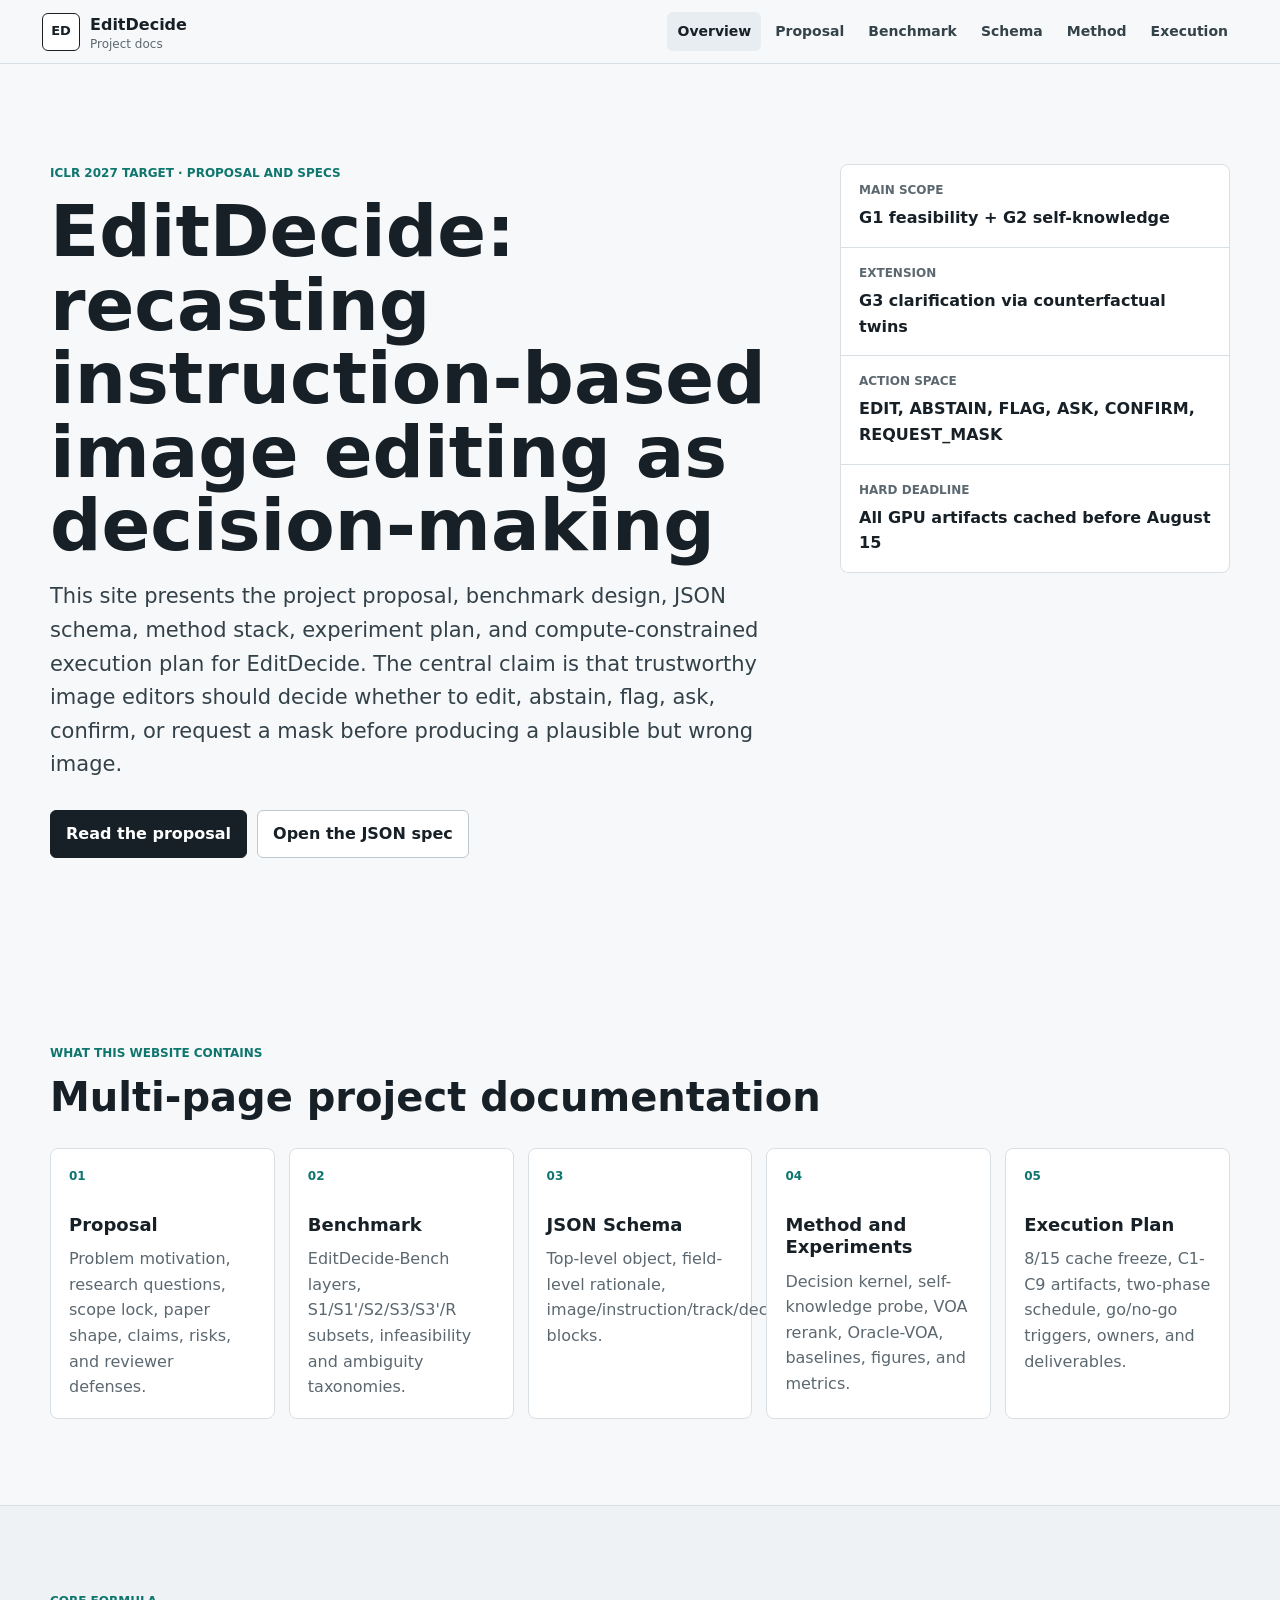
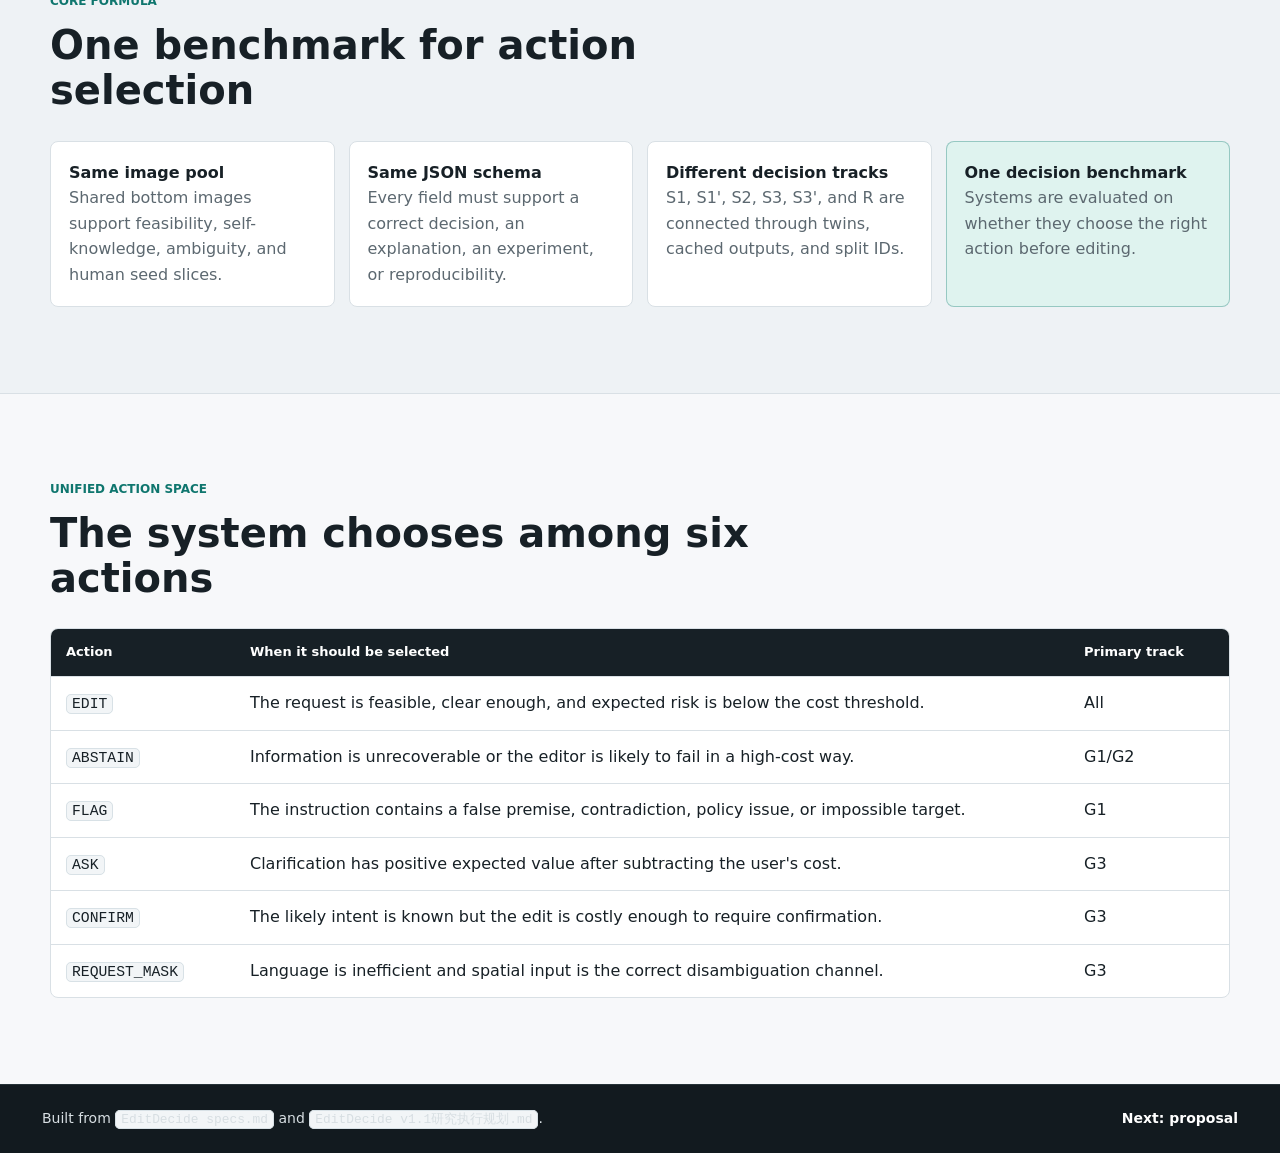
<file: index.html>
<!doctype html>
<html lang="en">
  <head>
    <meta charset="utf-8" />
    <meta name="viewport" content="width=device-width, initial-scale=1" />
    <title>EditDecide Documentation</title>
    <meta
      name="description"
      content="EditDecide project proposal, benchmark specification, schema, method, experiments, and execution plan."
    />
    <link rel="stylesheet" href="styles.css" />
  </head>
  <body>
    <header class="site-header">
      <a class="brand" href="index.html" aria-label="EditDecide home">
        <span class="brand-mark">ED</span>
        <span><strong>EditDecide</strong><small>Project docs</small></span>
      </a>
      <button class="menu-button" type="button" aria-label="Toggle navigation" aria-expanded="false">
        <span></span><span></span><span></span>
      </button>
      <nav class="site-nav" aria-label="Primary navigation">
        <a class="active" href="index.html">Overview</a>
        <a href="proposal.html">Proposal</a>
        <a href="benchmark.html">Benchmark</a>
        <a href="schema.html">Schema</a>
        <a href="method.html">Method</a>
        <a href="execution.html">Execution</a>
      </nav>
    </header>

    <main>
      <section class="hero doc-hero">
        <div>
          <p class="eyebrow">ICLR 2027 target · proposal and specs</p>
          <h1>EditDecide: recasting instruction-based image editing as decision-making</h1>
          <p class="lead">
            This site presents the project proposal, benchmark design, JSON schema, method stack,
            experiment plan, and compute-constrained execution plan for EditDecide. The central
            claim is that trustworthy image editors should decide whether to edit, abstain, flag,
            ask, confirm, or request a mask before producing a plausible but wrong image.
          </p>
          <div class="button-row">
            <a class="button primary" href="proposal.html">Read the proposal</a>
            <a class="button" href="schema.html">Open the JSON spec</a>
          </div>
        </div>
        <aside class="summary-panel">
          <dl>
            <div><dt>Main scope</dt><dd>G1 feasibility + G2 self-knowledge</dd></div>
            <div><dt>Extension</dt><dd>G3 clarification via counterfactual twins</dd></div>
            <div><dt>Action space</dt><dd>EDIT, ABSTAIN, FLAG, ASK, CONFIRM, REQUEST_MASK</dd></div>
            <div><dt>Hard deadline</dt><dd>All GPU artifacts cached before August 15</dd></div>
          </dl>
        </aside>
      </section>

      <section class="section">
        <div class="section-title">
          <p class="eyebrow">What this website contains</p>
          <h2>Multi-page project documentation</h2>
        </div>
        <div class="page-grid">
          <a class="page-card" href="proposal.html">
            <span>01</span>
            <h3>Proposal</h3>
            <p>Problem motivation, research questions, scope lock, paper shape, claims, risks, and reviewer defenses.</p>
          </a>
          <a class="page-card" href="benchmark.html">
            <span>02</span>
            <h3>Benchmark</h3>
            <p>EditDecide-Bench layers, S1/S1'/S2/S3/S3'/R subsets, infeasibility and ambiguity taxonomies.</p>
          </a>
          <a class="page-card" href="schema.html">
            <span>03</span>
            <h3>JSON Schema</h3>
            <p>Top-level object, field-level rationale, image/instruction/track/decision/feasibility blocks.</p>
          </a>
          <a class="page-card" href="method.html">
            <span>04</span>
            <h3>Method and Experiments</h3>
            <p>Decision kernel, self-knowledge probe, VOA rerank, Oracle-VOA, baselines, figures, and metrics.</p>
          </a>
          <a class="page-card" href="execution.html">
            <span>05</span>
            <h3>Execution Plan</h3>
            <p>8/15 cache freeze, C1-C9 artifacts, two-phase schedule, go/no-go triggers, owners, and deliverables.</p>
          </a>
        </div>
      </section>

      <section class="section band">
        <div class="section-title">
          <p class="eyebrow">Core formula</p>
          <h2>One benchmark for action selection</h2>
        </div>
        <div class="formula-grid">
          <article><strong>Same image pool</strong><p>Shared bottom images support feasibility, self-knowledge, ambiguity, and human seed slices.</p></article>
          <article><strong>Same JSON schema</strong><p>Every field must support a correct decision, an explanation, an experiment, or reproducibility.</p></article>
          <article><strong>Different decision tracks</strong><p>S1, S1', S2, S3, S3', and R are connected through twins, cached outputs, and split IDs.</p></article>
          <article class="accent"><strong>One decision benchmark</strong><p>Systems are evaluated on whether they choose the right action before editing.</p></article>
        </div>
      </section>

      <section class="section">
        <div class="section-title">
          <p class="eyebrow">Unified action space</p>
          <h2>The system chooses among six actions</h2>
        </div>
        <div class="action-table">
          <div class="row head"><span>Action</span><span>When it should be selected</span><span>Primary track</span></div>
          <div class="row"><span><code>EDIT</code></span><span>The request is feasible, clear enough, and expected risk is below the cost threshold.</span><span>All</span></div>
          <div class="row"><span><code>ABSTAIN</code></span><span>Information is unrecoverable or the editor is likely to fail in a high-cost way.</span><span>G1/G2</span></div>
          <div class="row"><span><code>FLAG</code></span><span>The instruction contains a false premise, contradiction, policy issue, or impossible target.</span><span>G1</span></div>
          <div class="row"><span><code>ASK</code></span><span>Clarification has positive expected value after subtracting the user's cost.</span><span>G3</span></div>
          <div class="row"><span><code>CONFIRM</code></span><span>The likely intent is known but the edit is costly enough to require confirmation.</span><span>G3</span></div>
          <div class="row"><span><code>REQUEST_MASK</code></span><span>Language is inefficient and spatial input is the correct disambiguation channel.</span><span>G3</span></div>
        </div>
      </section>
    </main>

    <footer class="site-footer">
      <span>Built from <code>EditDecide specs.md</code> and <code>EditDecide v1.1研究执行规划.md</code>.</span>
      <a href="proposal.html">Next: proposal</a>
    </footer>
    <script src="script.js"></script>
  </body>
</html>
</file>
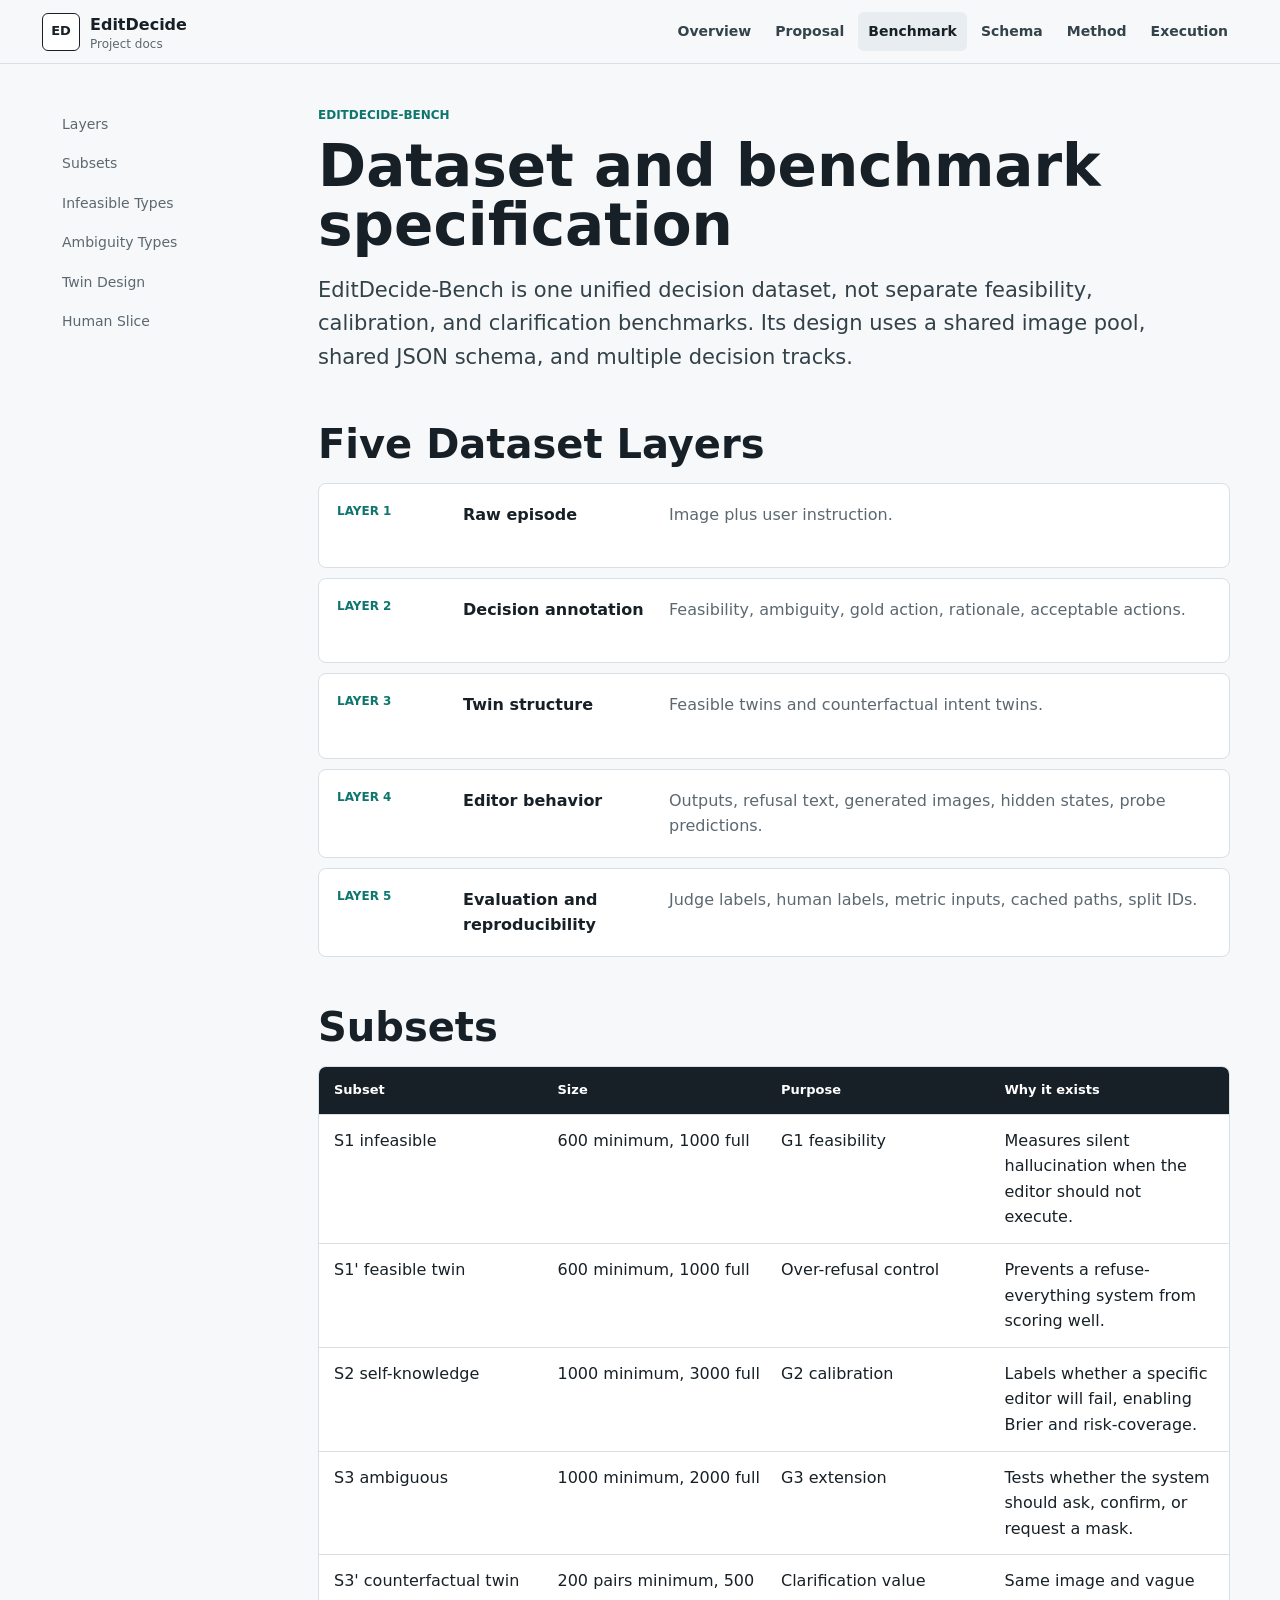
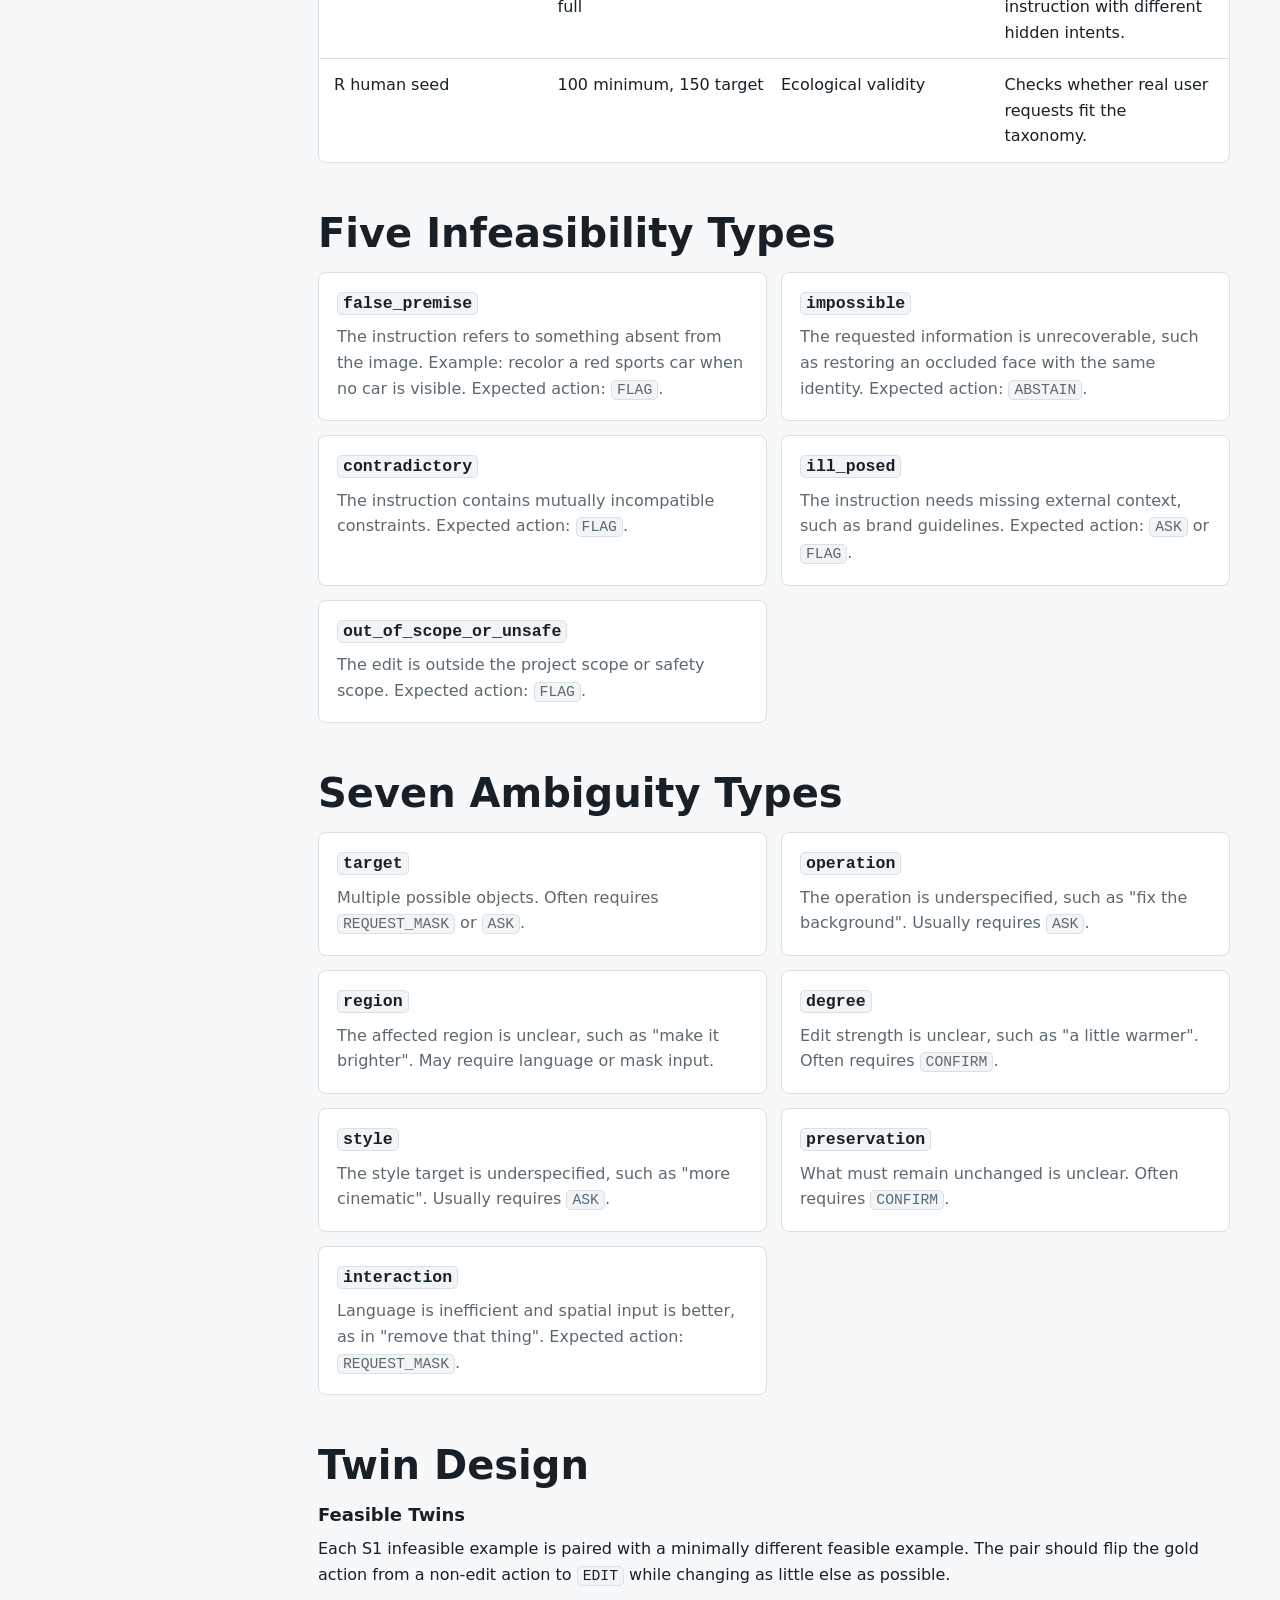
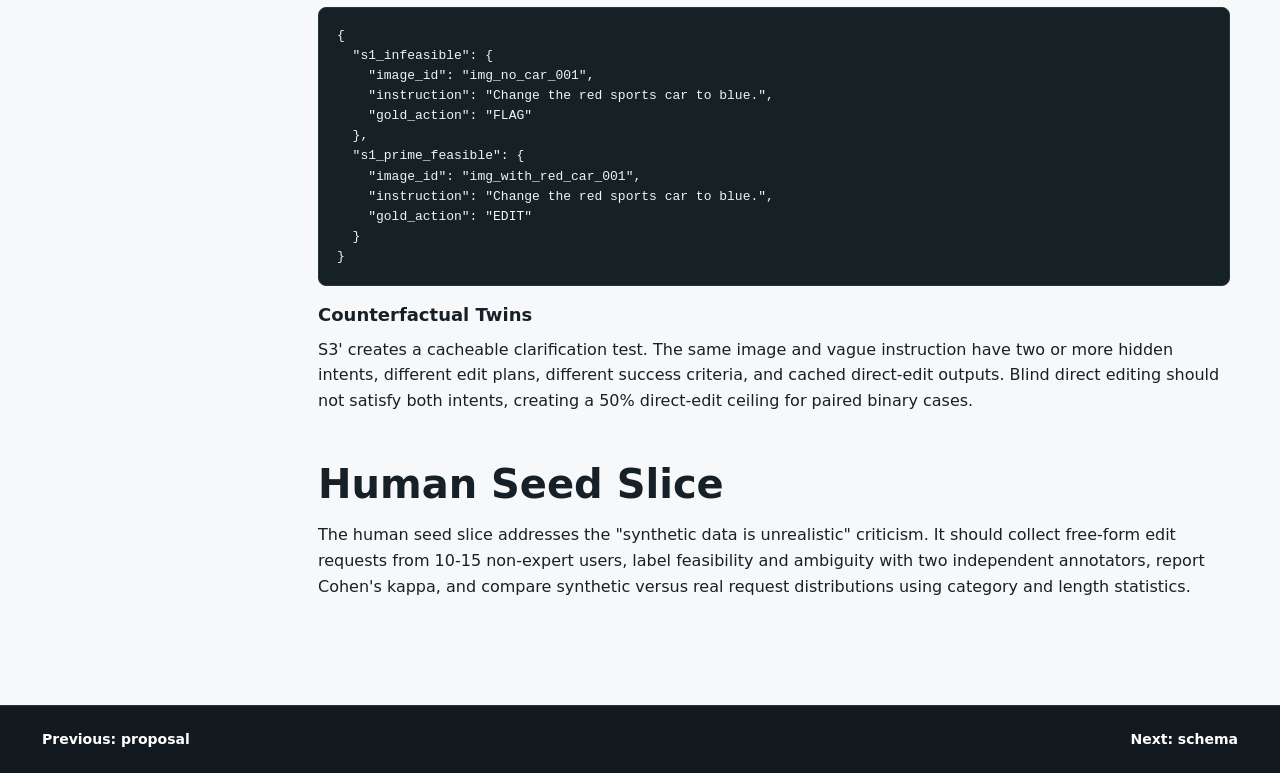
<file: benchmark.html>
<!doctype html>
<html lang="en">
  <head>
    <meta charset="utf-8" />
    <meta name="viewport" content="width=device-width, initial-scale=1" />
    <title>Benchmark · EditDecide</title>
    <meta name="description" content="EditDecide-Bench dataset layers, subsets, and taxonomy." />
    <link rel="stylesheet" href="styles.css" />
  </head>
  <body>
    <header class="site-header">
      <a class="brand" href="index.html"><span class="brand-mark">ED</span><span><strong>EditDecide</strong><small>Project docs</small></span></a>
      <button class="menu-button" type="button" aria-label="Toggle navigation" aria-expanded="false"><span></span><span></span><span></span></button>
      <nav class="site-nav" aria-label="Primary navigation">
        <a href="index.html">Overview</a><a href="proposal.html">Proposal</a><a class="active" href="benchmark.html">Benchmark</a><a href="schema.html">Schema</a><a href="method.html">Method</a><a href="execution.html">Execution</a>
      </nav>
    </header>
    <main class="doc-layout">
      <aside class="toc">
        <a href="#layers">Layers</a><a href="#subsets">Subsets</a><a href="#infeasible">Infeasible Types</a><a href="#ambiguity">Ambiguity Types</a><a href="#twins">Twin Design</a><a href="#human">Human Slice</a>
      </aside>
      <article class="doc">
        <p class="eyebrow">EditDecide-Bench</p>
        <h1>Dataset and benchmark specification</h1>
        <p class="lead">EditDecide-Bench is one unified decision dataset, not separate feasibility, calibration, and clarification benchmarks. Its design uses a shared image pool, shared JSON schema, and multiple decision tracks.</p>

        <section id="layers">
          <h2>Five Dataset Layers</h2>
          <div class="layer-list">
            <article><span>Layer 1</span><strong>Raw episode</strong><p>Image plus user instruction.</p></article>
            <article><span>Layer 2</span><strong>Decision annotation</strong><p>Feasibility, ambiguity, gold action, rationale, acceptable actions.</p></article>
            <article><span>Layer 3</span><strong>Twin structure</strong><p>Feasible twins and counterfactual intent twins.</p></article>
            <article><span>Layer 4</span><strong>Editor behavior</strong><p>Outputs, refusal text, generated images, hidden states, probe predictions.</p></article>
            <article><span>Layer 5</span><strong>Evaluation and reproducibility</strong><p>Judge labels, human labels, metric inputs, cached paths, split IDs.</p></article>
          </div>
        </section>

        <section id="subsets">
          <h2>Subsets</h2>
          <div class="matrix">
            <div class="row head"><span>Subset</span><span>Size</span><span>Purpose</span><span>Why it exists</span></div>
            <div class="row"><span>S1 infeasible</span><span>600 minimum, 1000 full</span><span>G1 feasibility</span><span>Measures silent hallucination when the editor should not execute.</span></div>
            <div class="row"><span>S1' feasible twin</span><span>600 minimum, 1000 full</span><span>Over-refusal control</span><span>Prevents a refuse-everything system from scoring well.</span></div>
            <div class="row"><span>S2 self-knowledge</span><span>1000 minimum, 3000 full</span><span>G2 calibration</span><span>Labels whether a specific editor will fail, enabling Brier and risk-coverage.</span></div>
            <div class="row"><span>S3 ambiguous</span><span>1000 minimum, 2000 full</span><span>G3 extension</span><span>Tests whether the system should ask, confirm, or request a mask.</span></div>
            <div class="row"><span>S3' counterfactual twin</span><span>200 pairs minimum, 500 full</span><span>Clarification value</span><span>Same image and vague instruction with different hidden intents.</span></div>
            <div class="row"><span>R human seed</span><span>100 minimum, 150 target</span><span>Ecological validity</span><span>Checks whether real user requests fit the taxonomy.</span></div>
          </div>
        </section>

        <section id="infeasible">
          <h2>Five Infeasibility Types</h2>
          <div class="cards two">
            <article><h3><code>false_premise</code></h3><p>The instruction refers to something absent from the image. Example: recolor a red sports car when no car is visible. Expected action: <code>FLAG</code>.</p></article>
            <article><h3><code>impossible</code></h3><p>The requested information is unrecoverable, such as restoring an occluded face with the same identity. Expected action: <code>ABSTAIN</code>.</p></article>
            <article><h3><code>contradictory</code></h3><p>The instruction contains mutually incompatible constraints. Expected action: <code>FLAG</code>.</p></article>
            <article><h3><code>ill_posed</code></h3><p>The instruction needs missing external context, such as brand guidelines. Expected action: <code>ASK</code> or <code>FLAG</code>.</p></article>
            <article><h3><code>out_of_scope_or_unsafe</code></h3><p>The edit is outside the project scope or safety scope. Expected action: <code>FLAG</code>.</p></article>
          </div>
        </section>

        <section id="ambiguity">
          <h2>Seven Ambiguity Types</h2>
          <div class="cards two">
            <article><h3><code>target</code></h3><p>Multiple possible objects. Often requires <code>REQUEST_MASK</code> or <code>ASK</code>.</p></article>
            <article><h3><code>operation</code></h3><p>The operation is underspecified, such as "fix the background". Usually requires <code>ASK</code>.</p></article>
            <article><h3><code>region</code></h3><p>The affected region is unclear, such as "make it brighter". May require language or mask input.</p></article>
            <article><h3><code>degree</code></h3><p>Edit strength is unclear, such as "a little warmer". Often requires <code>CONFIRM</code>.</p></article>
            <article><h3><code>style</code></h3><p>The style target is underspecified, such as "more cinematic". Usually requires <code>ASK</code>.</p></article>
            <article><h3><code>preservation</code></h3><p>What must remain unchanged is unclear. Often requires <code>CONFIRM</code>.</p></article>
            <article><h3><code>interaction</code></h3><p>Language is inefficient and spatial input is better, as in "remove that thing". Expected action: <code>REQUEST_MASK</code>.</p></article>
          </div>
        </section>

        <section id="twins">
          <h2>Twin Design</h2>
          <h3>Feasible Twins</h3>
          <p>Each S1 infeasible example is paired with a minimally different feasible example. The pair should flip the gold action from a non-edit action to <code>EDIT</code> while changing as little else as possible.</p>
          <pre><code>{
  "s1_infeasible": {
    "image_id": "img_no_car_001",
    "instruction": "Change the red sports car to blue.",
    "gold_action": "FLAG"
  },
  "s1_prime_feasible": {
    "image_id": "img_with_red_car_001",
    "instruction": "Change the red sports car to blue.",
    "gold_action": "EDIT"
  }
}</code></pre>
          <h3>Counterfactual Twins</h3>
          <p>S3' creates a cacheable clarification test. The same image and vague instruction have two or more hidden intents, different edit plans, different success criteria, and cached direct-edit outputs. Blind direct editing should not satisfy both intents, creating a 50% direct-edit ceiling for paired binary cases.</p>
        </section>

        <section id="human">
          <h2>Human Seed Slice</h2>
          <p>The human seed slice addresses the "synthetic data is unrealistic" criticism. It should collect free-form edit requests from 10-15 non-expert users, label feasibility and ambiguity with two independent annotators, report Cohen's kappa, and compare synthetic versus real request distributions using category and length statistics.</p>
        </section>
      </article>
    </main>
    <footer class="site-footer"><a href="proposal.html">Previous: proposal</a><a href="schema.html">Next: schema</a></footer>
    <script src="script.js"></script>
  </body>
</html>
</file>
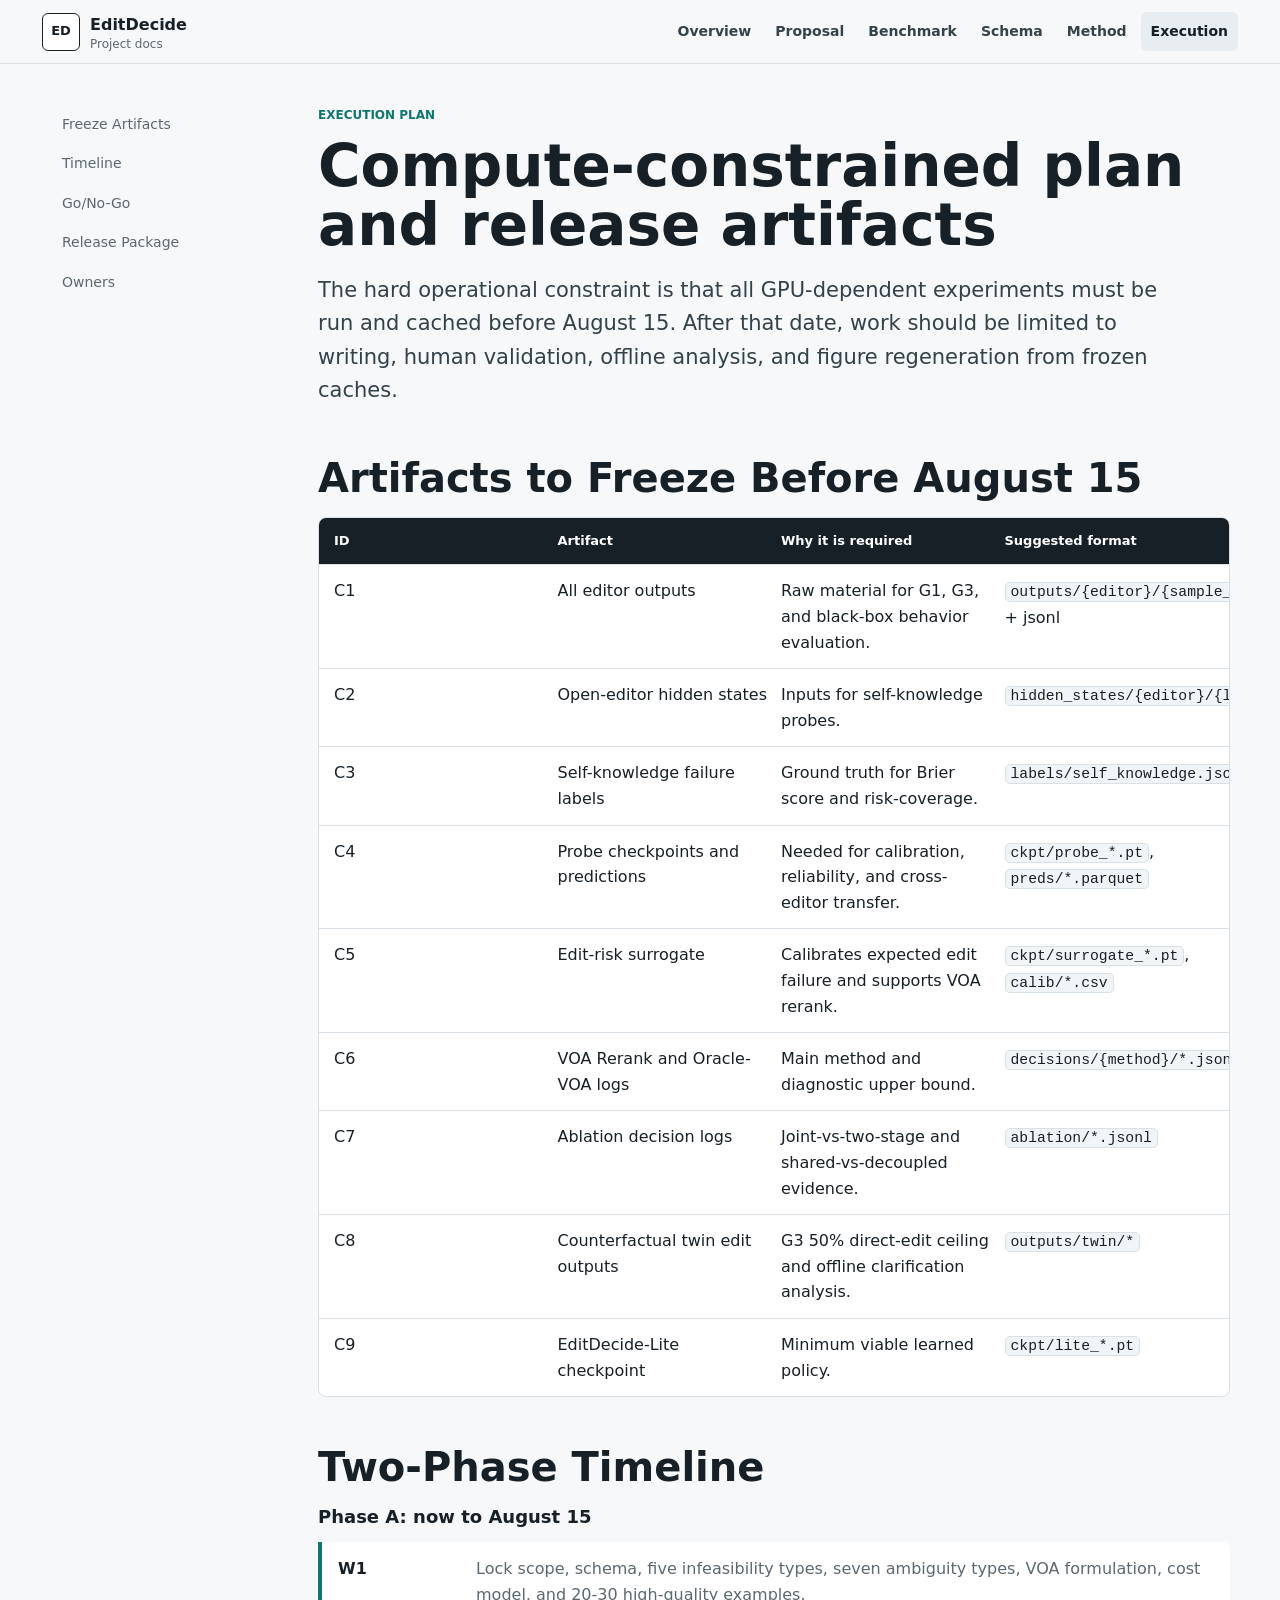
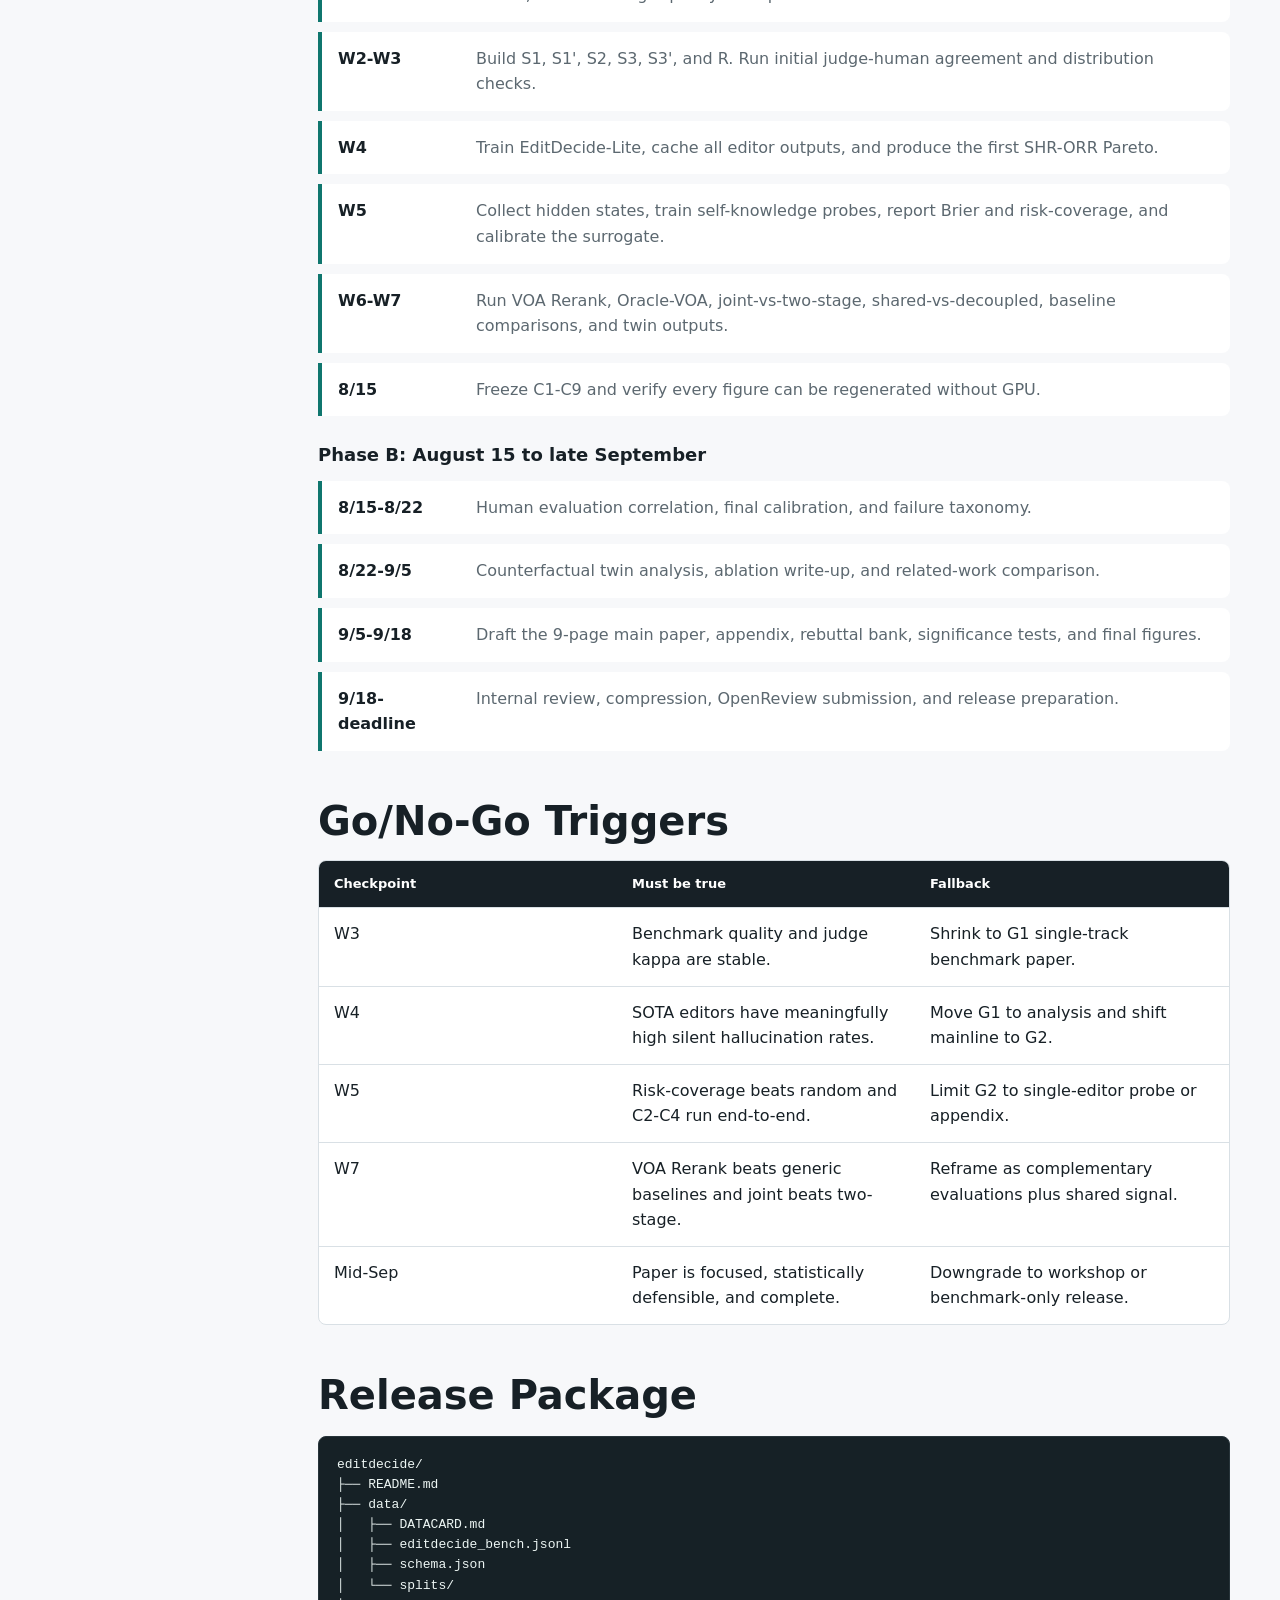
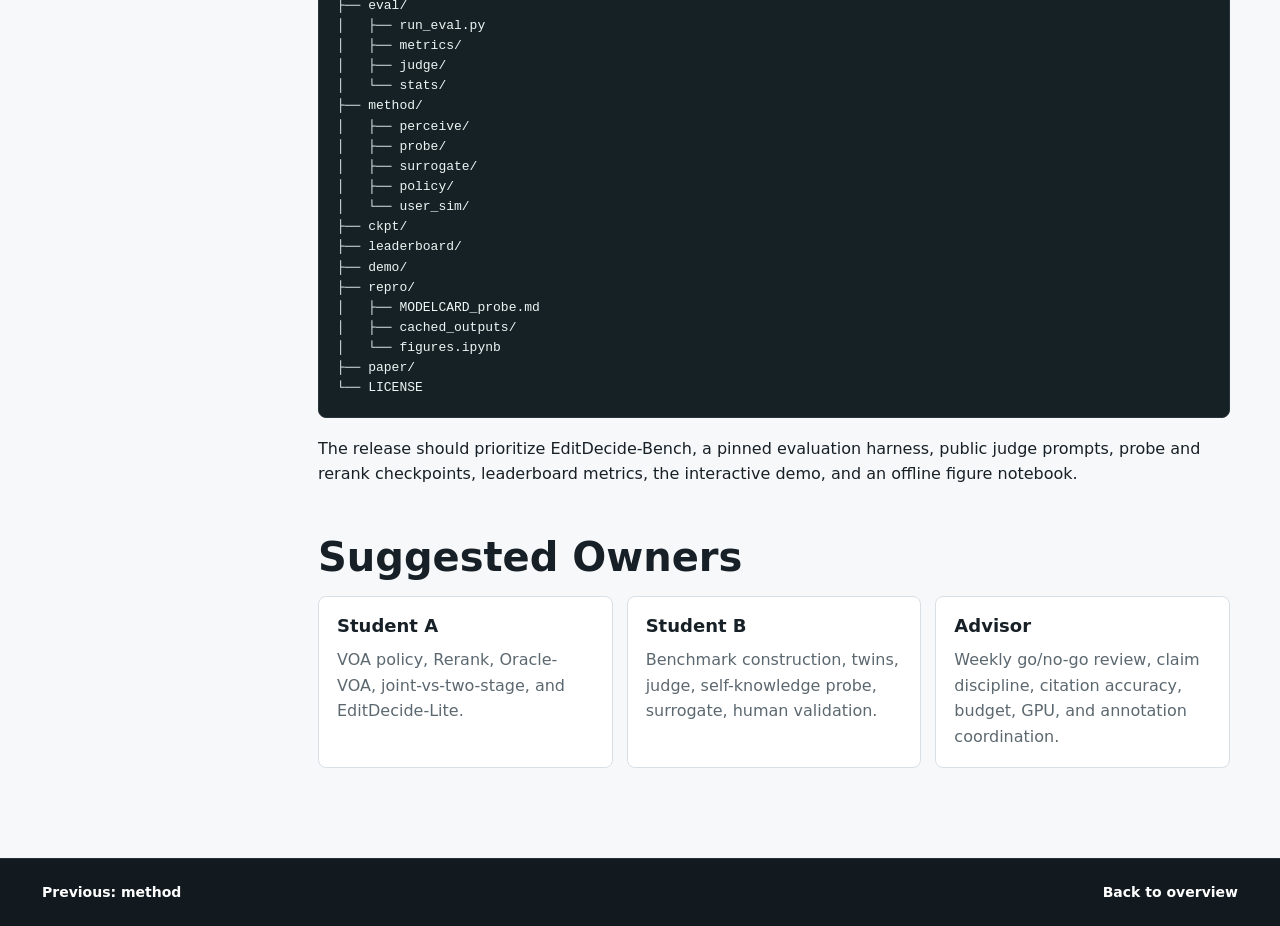
<file: execution.html>
<!doctype html>
<html lang="en">
  <head>
    <meta charset="utf-8" />
    <meta name="viewport" content="width=device-width, initial-scale=1" />
    <title>Execution · EditDecide</title>
    <meta name="description" content="EditDecide execution plan, artifact freeze, timeline, and deliverables." />
    <link rel="stylesheet" href="styles.css" />
  </head>
  <body>
    <header class="site-header">
      <a class="brand" href="index.html"><span class="brand-mark">ED</span><span><strong>EditDecide</strong><small>Project docs</small></span></a>
      <button class="menu-button" type="button" aria-label="Toggle navigation" aria-expanded="false"><span></span><span></span><span></span></button>
      <nav class="site-nav" aria-label="Primary navigation">
        <a href="index.html">Overview</a><a href="proposal.html">Proposal</a><a href="benchmark.html">Benchmark</a><a href="schema.html">Schema</a><a href="method.html">Method</a><a class="active" href="execution.html">Execution</a>
      </nav>
    </header>
    <main class="doc-layout">
      <aside class="toc">
        <a href="#freeze">Freeze Artifacts</a><a href="#timeline">Timeline</a><a href="#triggers">Go/No-Go</a><a href="#deliverables">Release Package</a><a href="#owners">Owners</a>
      </aside>
      <article class="doc">
        <p class="eyebrow">Execution plan</p>
        <h1>Compute-constrained plan and release artifacts</h1>
        <p class="lead">The hard operational constraint is that all GPU-dependent experiments must be run and cached before August 15. After that date, work should be limited to writing, human validation, offline analysis, and figure regeneration from frozen caches.</p>

        <section id="freeze">
          <h2>Artifacts to Freeze Before August 15</h2>
          <div class="matrix">
            <div class="row head"><span>ID</span><span>Artifact</span><span>Why it is required</span><span>Suggested format</span></div>
            <div class="row"><span>C1</span><span>All editor outputs</span><span>Raw material for G1, G3, and black-box behavior evaluation.</span><span><code>outputs/{editor}/{sample_id}.png</code> + jsonl</span></div>
            <div class="row"><span>C2</span><span>Open-editor hidden states</span><span>Inputs for self-knowledge probes.</span><span><code>hidden_states/{editor}/{layer}/{sample_id}.npz</code></span></div>
            <div class="row"><span>C3</span><span>Self-knowledge failure labels</span><span>Ground truth for Brier score and risk-coverage.</span><span><code>labels/self_knowledge.jsonl</code></span></div>
            <div class="row"><span>C4</span><span>Probe checkpoints and predictions</span><span>Needed for calibration, reliability, and cross-editor transfer.</span><span><code>ckpt/probe_*.pt</code>, <code>preds/*.parquet</code></span></div>
            <div class="row"><span>C5</span><span>Edit-risk surrogate</span><span>Calibrates expected edit failure and supports VOA rerank.</span><span><code>ckpt/surrogate_*.pt</code>, <code>calib/*.csv</code></span></div>
            <div class="row"><span>C6</span><span>VOA Rerank and Oracle-VOA logs</span><span>Main method and diagnostic upper bound.</span><span><code>decisions/{method}/*.jsonl</code></span></div>
            <div class="row"><span>C7</span><span>Ablation decision logs</span><span>Joint-vs-two-stage and shared-vs-decoupled evidence.</span><span><code>ablation/*.jsonl</code></span></div>
            <div class="row"><span>C8</span><span>Counterfactual twin edit outputs</span><span>G3 50% direct-edit ceiling and offline clarification analysis.</span><span><code>outputs/twin/*</code></span></div>
            <div class="row"><span>C9</span><span>EditDecide-Lite checkpoint</span><span>Minimum viable learned policy.</span><span><code>ckpt/lite_*.pt</code></span></div>
          </div>
        </section>

        <section id="timeline">
          <h2>Two-Phase Timeline</h2>
          <h3>Phase A: now to August 15</h3>
          <div class="timeline">
            <article><span>W1</span><p>Lock scope, schema, five infeasibility types, seven ambiguity types, VOA formulation, cost model, and 20-30 high-quality examples.</p></article>
            <article><span>W2-W3</span><p>Build S1, S1', S2, S3, S3', and R. Run initial judge-human agreement and distribution checks.</p></article>
            <article><span>W4</span><p>Train EditDecide-Lite, cache all editor outputs, and produce the first SHR-ORR Pareto.</p></article>
            <article><span>W5</span><p>Collect hidden states, train self-knowledge probes, report Brier and risk-coverage, and calibrate the surrogate.</p></article>
            <article><span>W6-W7</span><p>Run VOA Rerank, Oracle-VOA, joint-vs-two-stage, shared-vs-decoupled, baseline comparisons, and twin outputs.</p></article>
            <article><span>8/15</span><p>Freeze C1-C9 and verify every figure can be regenerated without GPU.</p></article>
          </div>
          <h3>Phase B: August 15 to late September</h3>
          <div class="timeline">
            <article><span>8/15-8/22</span><p>Human evaluation correlation, final calibration, and failure taxonomy.</p></article>
            <article><span>8/22-9/5</span><p>Counterfactual twin analysis, ablation write-up, and related-work comparison.</p></article>
            <article><span>9/5-9/18</span><p>Draft the 9-page main paper, appendix, rebuttal bank, significance tests, and final figures.</p></article>
            <article><span>9/18-deadline</span><p>Internal review, compression, OpenReview submission, and release preparation.</p></article>
          </div>
        </section>

        <section id="triggers">
          <h2>Go/No-Go Triggers</h2>
          <div class="matrix compact">
            <div class="row head"><span>Checkpoint</span><span>Must be true</span><span>Fallback</span></div>
            <div class="row"><span>W3</span><span>Benchmark quality and judge kappa are stable.</span><span>Shrink to G1 single-track benchmark paper.</span></div>
            <div class="row"><span>W4</span><span>SOTA editors have meaningfully high silent hallucination rates.</span><span>Move G1 to analysis and shift mainline to G2.</span></div>
            <div class="row"><span>W5</span><span>Risk-coverage beats random and C2-C4 run end-to-end.</span><span>Limit G2 to single-editor probe or appendix.</span></div>
            <div class="row"><span>W7</span><span>VOA Rerank beats generic baselines and joint beats two-stage.</span><span>Reframe as complementary evaluations plus shared signal.</span></div>
            <div class="row"><span>Mid-Sep</span><span>Paper is focused, statistically defensible, and complete.</span><span>Downgrade to workshop or benchmark-only release.</span></div>
          </div>
        </section>

        <section id="deliverables">
          <h2>Release Package</h2>
          <pre><code>editdecide/
├── README.md
├── data/
│   ├── DATACARD.md
│   ├── editdecide_bench.jsonl
│   ├── schema.json
│   └── splits/
├── eval/
│   ├── run_eval.py
│   ├── metrics/
│   ├── judge/
│   └── stats/
├── method/
│   ├── perceive/
│   ├── probe/
│   ├── surrogate/
│   ├── policy/
│   └── user_sim/
├── ckpt/
├── leaderboard/
├── demo/
├── repro/
│   ├── MODELCARD_probe.md
│   ├── cached_outputs/
│   └── figures.ipynb
├── paper/
└── LICENSE</code></pre>
          <p>The release should prioritize EditDecide-Bench, a pinned evaluation harness, public judge prompts, probe and rerank checkpoints, leaderboard metrics, the interactive demo, and an offline figure notebook.</p>
        </section>

        <section id="owners">
          <h2>Suggested Owners</h2>
          <div class="three-col">
            <article><h3>Student A</h3><p>VOA policy, Rerank, Oracle-VOA, joint-vs-two-stage, and EditDecide-Lite.</p></article>
            <article><h3>Student B</h3><p>Benchmark construction, twins, judge, self-knowledge probe, surrogate, human validation.</p></article>
            <article><h3>Advisor</h3><p>Weekly go/no-go review, claim discipline, citation accuracy, budget, GPU, and annotation coordination.</p></article>
          </div>
        </section>
      </article>
    </main>
    <footer class="site-footer"><a href="method.html">Previous: method</a><a href="index.html">Back to overview</a></footer>
    <script src="script.js"></script>
  </body>
</html>
</file>
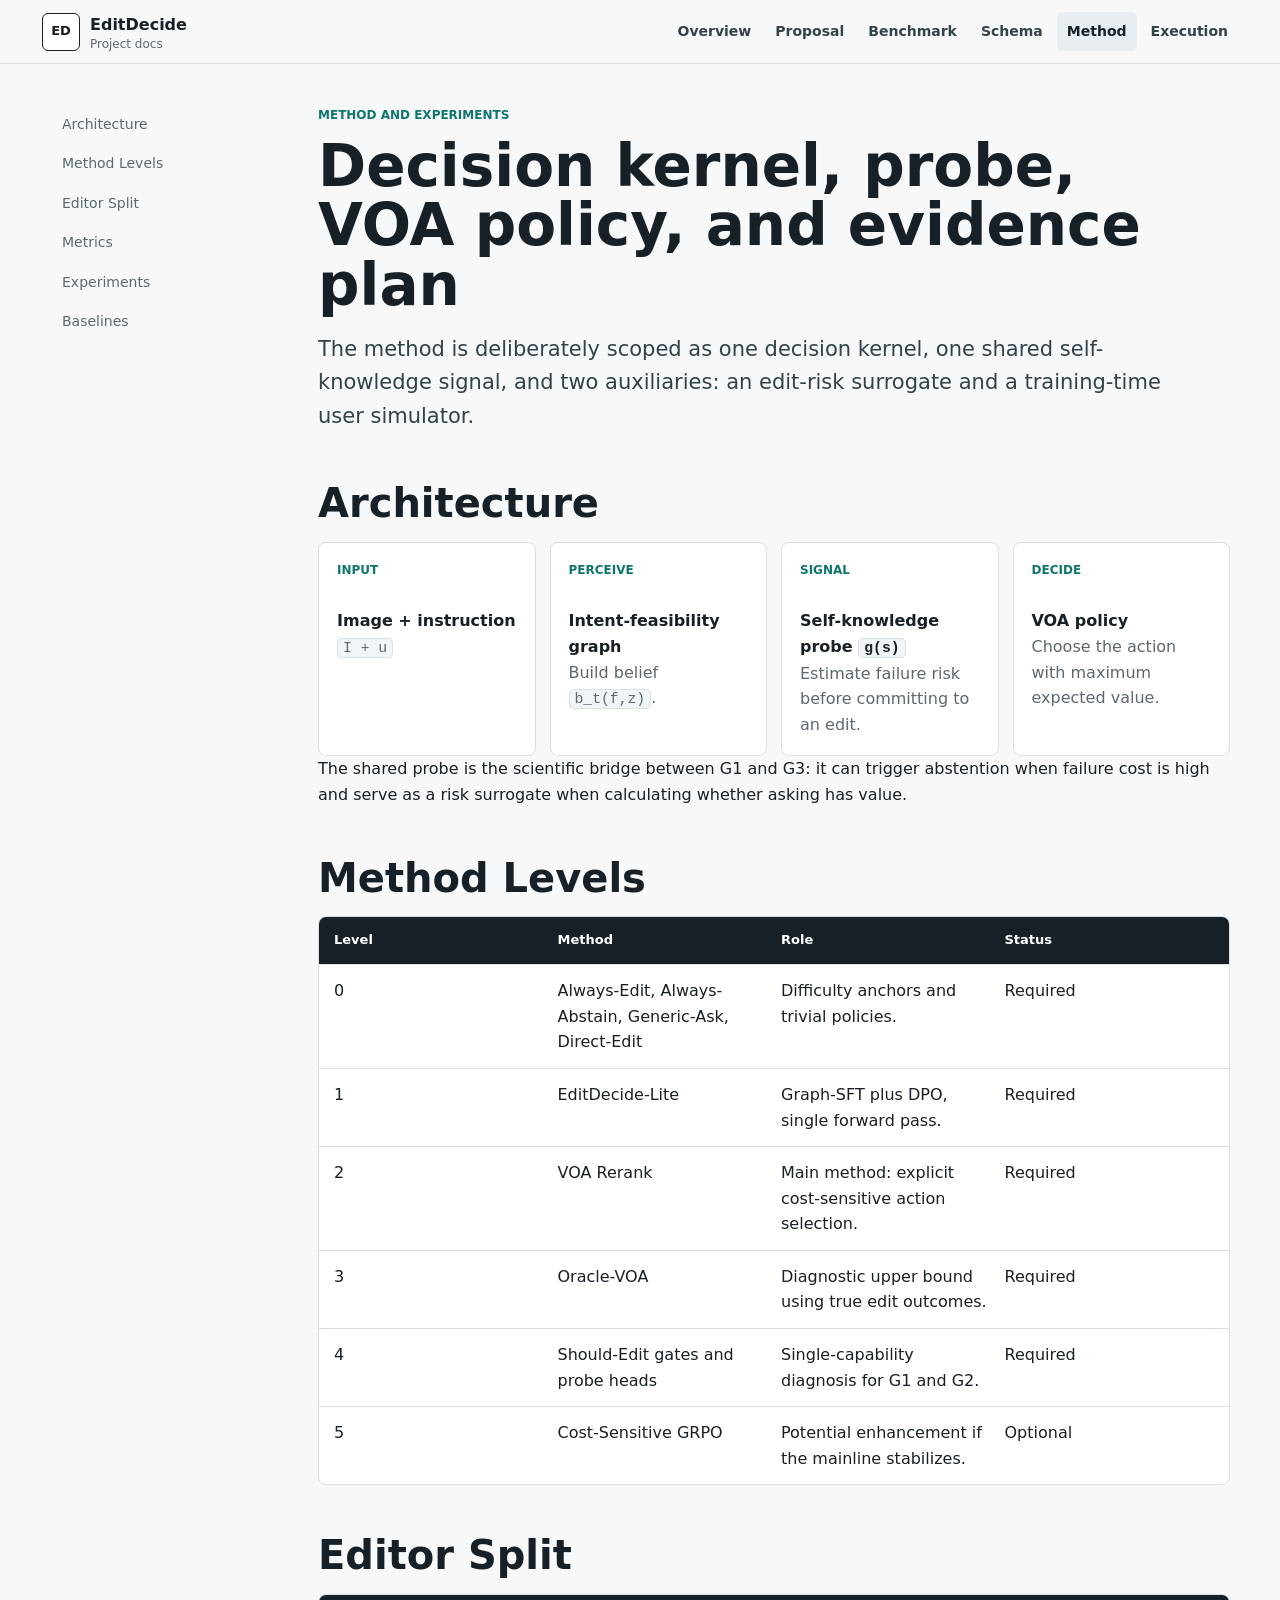
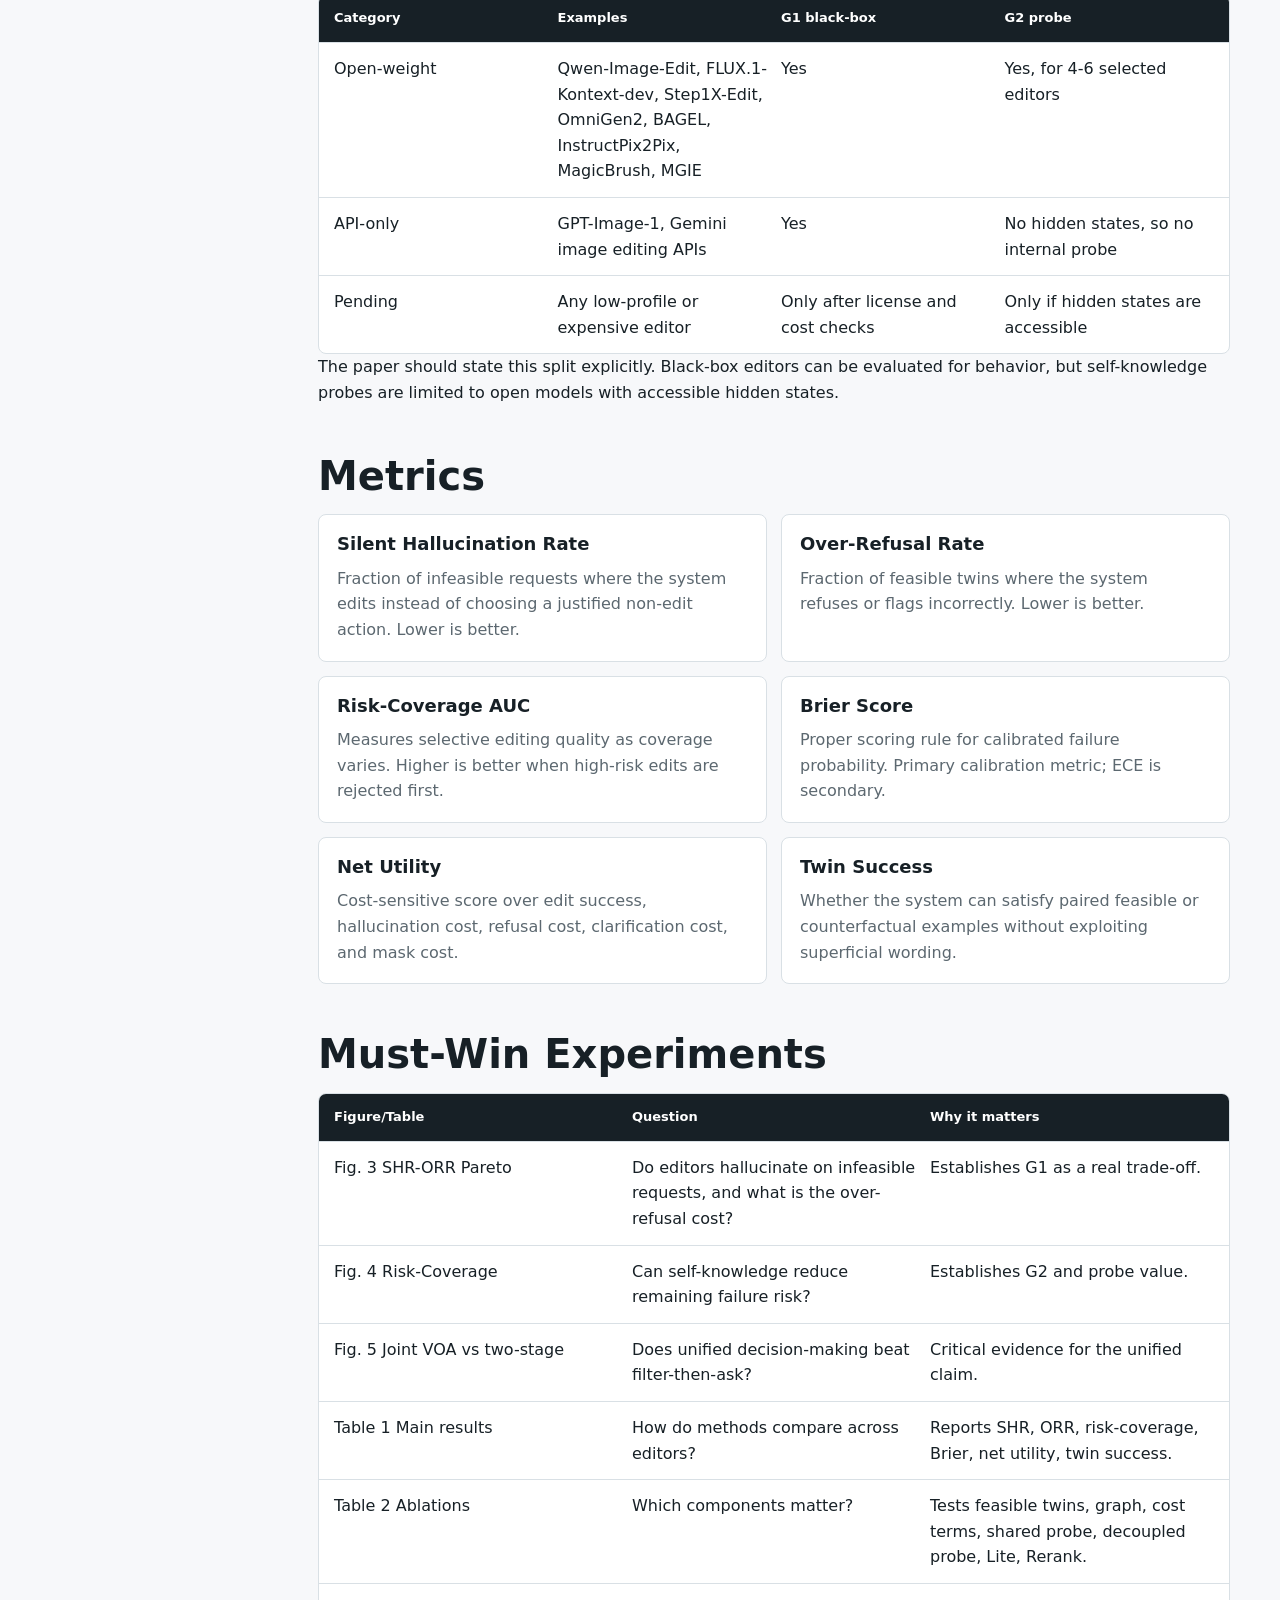
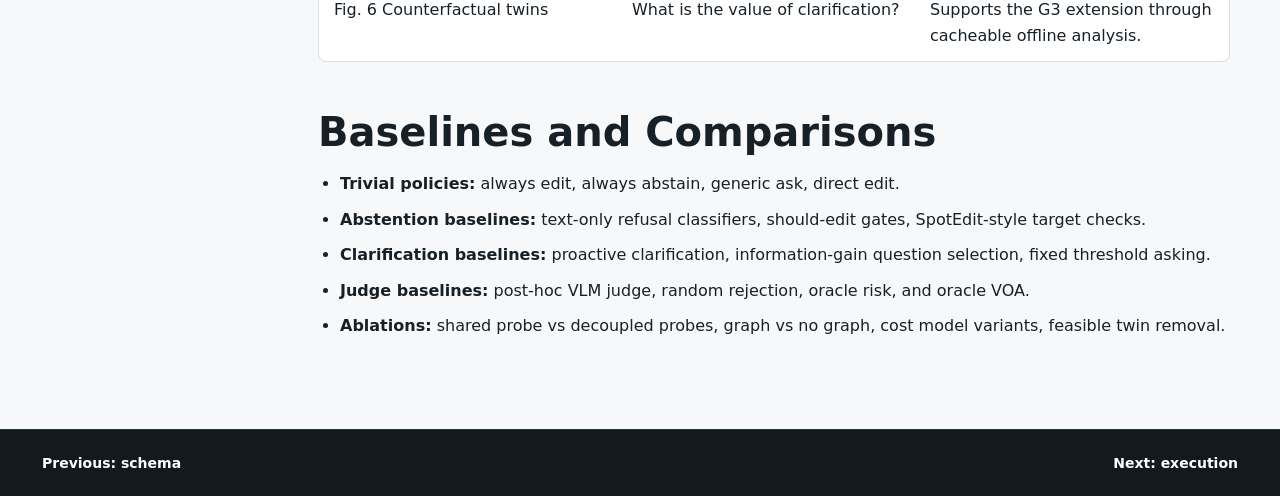
<file: method.html>
<!doctype html>
<html lang="en">
  <head>
    <meta charset="utf-8" />
    <meta name="viewport" content="width=device-width, initial-scale=1" />
    <title>Method · EditDecide</title>
    <meta name="description" content="EditDecide method stack, experiments, baselines, and metrics." />
    <link rel="stylesheet" href="styles.css" />
  </head>
  <body>
    <header class="site-header">
      <a class="brand" href="index.html"><span class="brand-mark">ED</span><span><strong>EditDecide</strong><small>Project docs</small></span></a>
      <button class="menu-button" type="button" aria-label="Toggle navigation" aria-expanded="false"><span></span><span></span><span></span></button>
      <nav class="site-nav" aria-label="Primary navigation">
        <a href="index.html">Overview</a><a href="proposal.html">Proposal</a><a href="benchmark.html">Benchmark</a><a href="schema.html">Schema</a><a class="active" href="method.html">Method</a><a href="execution.html">Execution</a>
      </nav>
    </header>
    <main class="doc-layout">
      <aside class="toc">
        <a href="#architecture">Architecture</a><a href="#levels">Method Levels</a><a href="#editors">Editor Split</a><a href="#metrics">Metrics</a><a href="#experiments">Experiments</a><a href="#baselines">Baselines</a>
      </aside>
      <article class="doc">
        <p class="eyebrow">Method and experiments</p>
        <h1>Decision kernel, probe, VOA policy, and evidence plan</h1>
        <p class="lead">The method is deliberately scoped as one decision kernel, one shared self-knowledge signal, and two auxiliaries: an edit-risk surrogate and a training-time user simulator.</p>

        <section id="architecture">
          <h2>Architecture</h2>
          <div class="pipeline">
            <article><span>Input</span><strong>Image + instruction</strong><p><code>I + u</code></p></article>
            <article><span>Perceive</span><strong>Intent-feasibility graph</strong><p>Build belief <code>b_t(f,z)</code>.</p></article>
            <article><span>Signal</span><strong>Self-knowledge probe <code>g(s)</code></strong><p>Estimate failure risk before committing to an edit.</p></article>
            <article><span>Decide</span><strong>VOA policy</strong><p>Choose the action with maximum expected value.</p></article>
          </div>
          <p>The shared probe is the scientific bridge between G1 and G3: it can trigger abstention when failure cost is high and serve as a risk surrogate when calculating whether asking has value.</p>
        </section>

        <section id="levels">
          <h2>Method Levels</h2>
          <div class="matrix">
            <div class="row head"><span>Level</span><span>Method</span><span>Role</span><span>Status</span></div>
            <div class="row"><span>0</span><span>Always-Edit, Always-Abstain, Generic-Ask, Direct-Edit</span><span>Difficulty anchors and trivial policies.</span><span>Required</span></div>
            <div class="row"><span>1</span><span>EditDecide-Lite</span><span>Graph-SFT plus DPO, single forward pass.</span><span>Required</span></div>
            <div class="row"><span>2</span><span>VOA Rerank</span><span>Main method: explicit cost-sensitive action selection.</span><span>Required</span></div>
            <div class="row"><span>3</span><span>Oracle-VOA</span><span>Diagnostic upper bound using true edit outcomes.</span><span>Required</span></div>
            <div class="row"><span>4</span><span>Should-Edit gates and probe heads</span><span>Single-capability diagnosis for G1 and G2.</span><span>Required</span></div>
            <div class="row"><span>5</span><span>Cost-Sensitive GRPO</span><span>Potential enhancement if the mainline stabilizes.</span><span>Optional</span></div>
          </div>
        </section>

        <section id="editors">
          <h2>Editor Split</h2>
          <div class="matrix compact">
            <div class="row head"><span>Category</span><span>Examples</span><span>G1 black-box</span><span>G2 probe</span></div>
            <div class="row"><span>Open-weight</span><span>Qwen-Image-Edit, FLUX.1-Kontext-dev, Step1X-Edit, OmniGen2, BAGEL, InstructPix2Pix, MagicBrush, MGIE</span><span>Yes</span><span>Yes, for 4-6 selected editors</span></div>
            <div class="row"><span>API-only</span><span>GPT-Image-1, Gemini image editing APIs</span><span>Yes</span><span>No hidden states, so no internal probe</span></div>
            <div class="row"><span>Pending</span><span>Any low-profile or expensive editor</span><span>Only after license and cost checks</span><span>Only if hidden states are accessible</span></div>
          </div>
          <p>The paper should state this split explicitly. Black-box editors can be evaluated for behavior, but self-knowledge probes are limited to open models with accessible hidden states.</p>
        </section>

        <section id="metrics">
          <h2>Metrics</h2>
          <div class="cards two">
            <article><h3>Silent Hallucination Rate</h3><p>Fraction of infeasible requests where the system edits instead of choosing a justified non-edit action. Lower is better.</p></article>
            <article><h3>Over-Refusal Rate</h3><p>Fraction of feasible twins where the system refuses or flags incorrectly. Lower is better.</p></article>
            <article><h3>Risk-Coverage AUC</h3><p>Measures selective editing quality as coverage varies. Higher is better when high-risk edits are rejected first.</p></article>
            <article><h3>Brier Score</h3><p>Proper scoring rule for calibrated failure probability. Primary calibration metric; ECE is secondary.</p></article>
            <article><h3>Net Utility</h3><p>Cost-sensitive score over edit success, hallucination cost, refusal cost, clarification cost, and mask cost.</p></article>
            <article><h3>Twin Success</h3><p>Whether the system can satisfy paired feasible or counterfactual examples without exploiting superficial wording.</p></article>
          </div>
        </section>

        <section id="experiments">
          <h2>Must-Win Experiments</h2>
          <div class="matrix">
            <div class="row head"><span>Figure/Table</span><span>Question</span><span>Why it matters</span></div>
            <div class="row"><span>Fig. 3 SHR-ORR Pareto</span><span>Do editors hallucinate on infeasible requests, and what is the over-refusal cost?</span><span>Establishes G1 as a real trade-off.</span></div>
            <div class="row"><span>Fig. 4 Risk-Coverage</span><span>Can self-knowledge reduce remaining failure risk?</span><span>Establishes G2 and probe value.</span></div>
            <div class="row"><span>Fig. 5 Joint VOA vs two-stage</span><span>Does unified decision-making beat filter-then-ask?</span><span>Critical evidence for the unified claim.</span></div>
            <div class="row"><span>Table 1 Main results</span><span>How do methods compare across editors?</span><span>Reports SHR, ORR, risk-coverage, Brier, net utility, twin success.</span></div>
            <div class="row"><span>Table 2 Ablations</span><span>Which components matter?</span><span>Tests feasible twins, graph, cost terms, shared probe, decoupled probe, Lite, Rerank.</span></div>
            <div class="row"><span>Fig. 6 Counterfactual twins</span><span>What is the value of clarification?</span><span>Supports the G3 extension through cacheable offline analysis.</span></div>
          </div>
        </section>

        <section id="baselines">
          <h2>Baselines and Comparisons</h2>
          <ul class="rich-list">
            <li><strong>Trivial policies:</strong> always edit, always abstain, generic ask, direct edit.</li>
            <li><strong>Abstention baselines:</strong> text-only refusal classifiers, should-edit gates, SpotEdit-style target checks.</li>
            <li><strong>Clarification baselines:</strong> proactive clarification, information-gain question selection, fixed threshold asking.</li>
            <li><strong>Judge baselines:</strong> post-hoc VLM judge, random rejection, oracle risk, and oracle VOA.</li>
            <li><strong>Ablations:</strong> shared probe vs decoupled probes, graph vs no graph, cost model variants, feasible twin removal.</li>
          </ul>
        </section>
      </article>
    </main>
    <footer class="site-footer"><a href="schema.html">Previous: schema</a><a href="execution.html">Next: execution</a></footer>
    <script src="script.js"></script>
  </body>
</html>
</file>
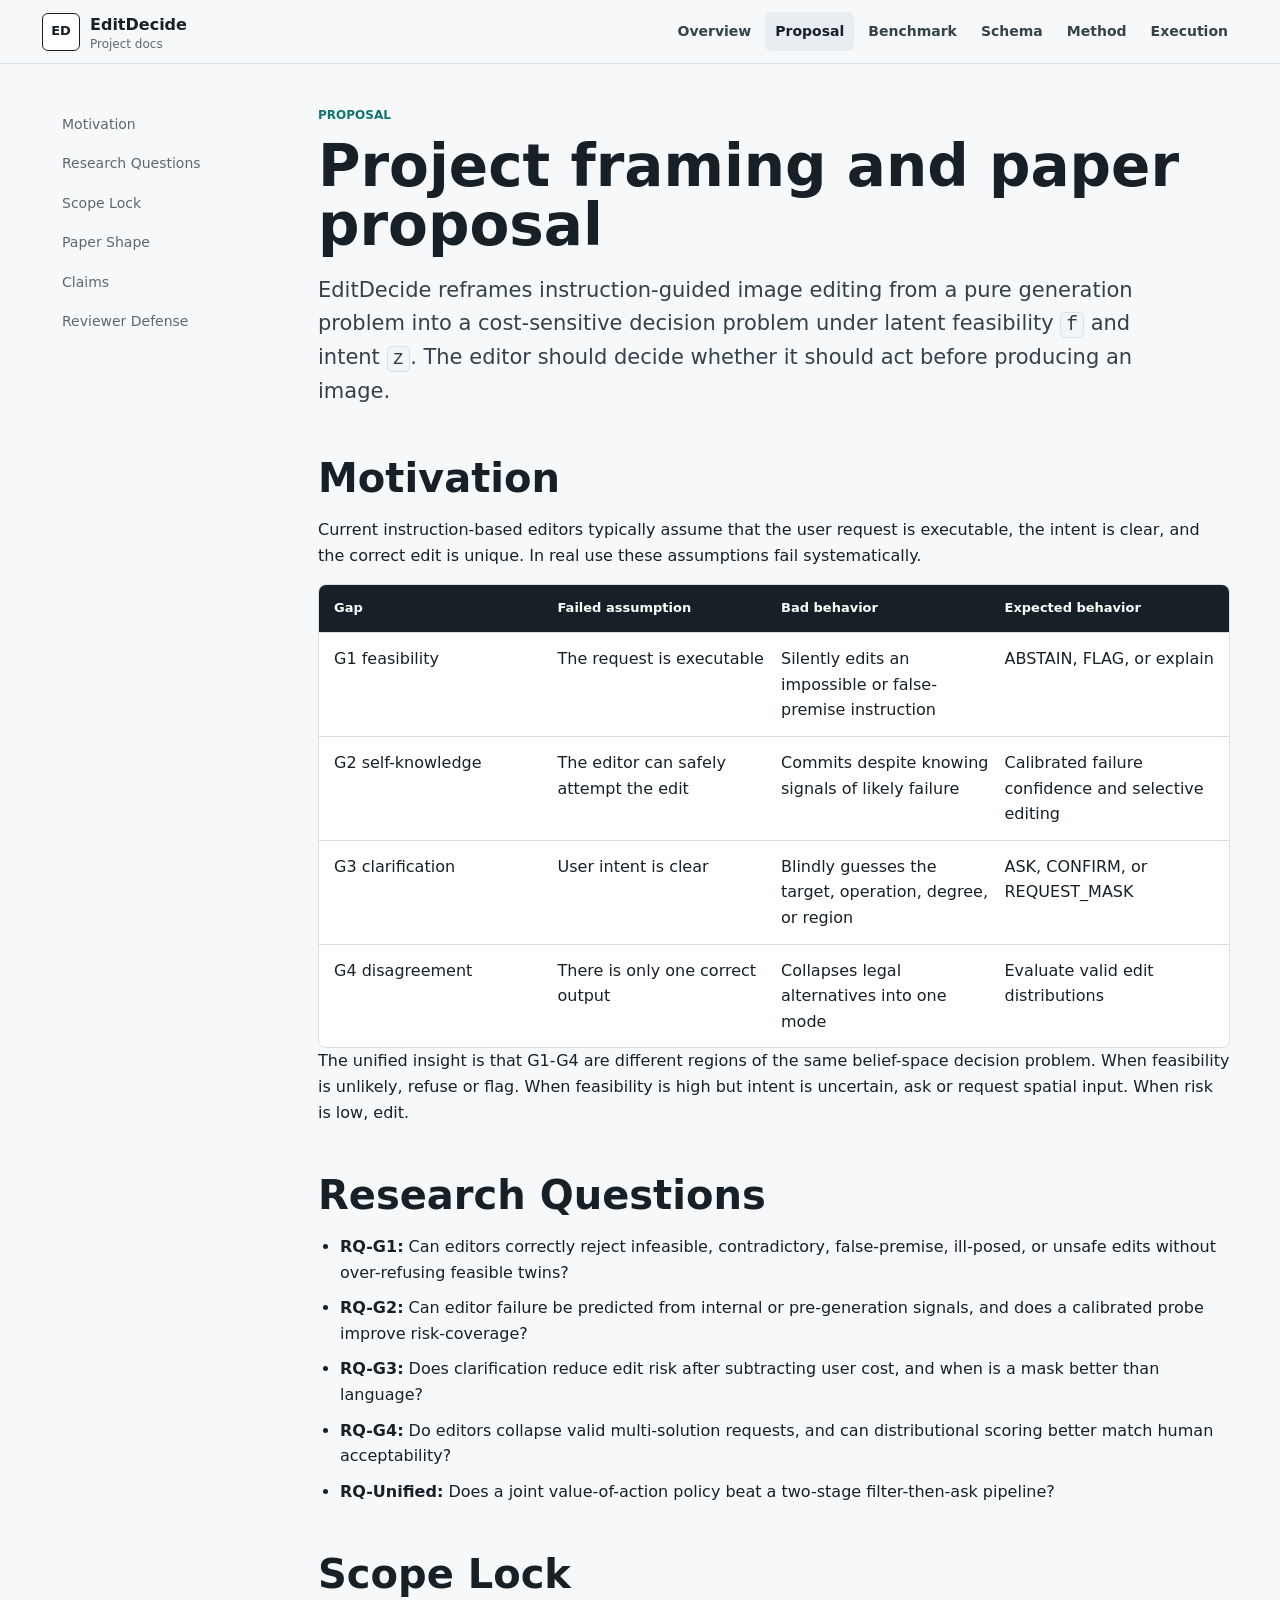
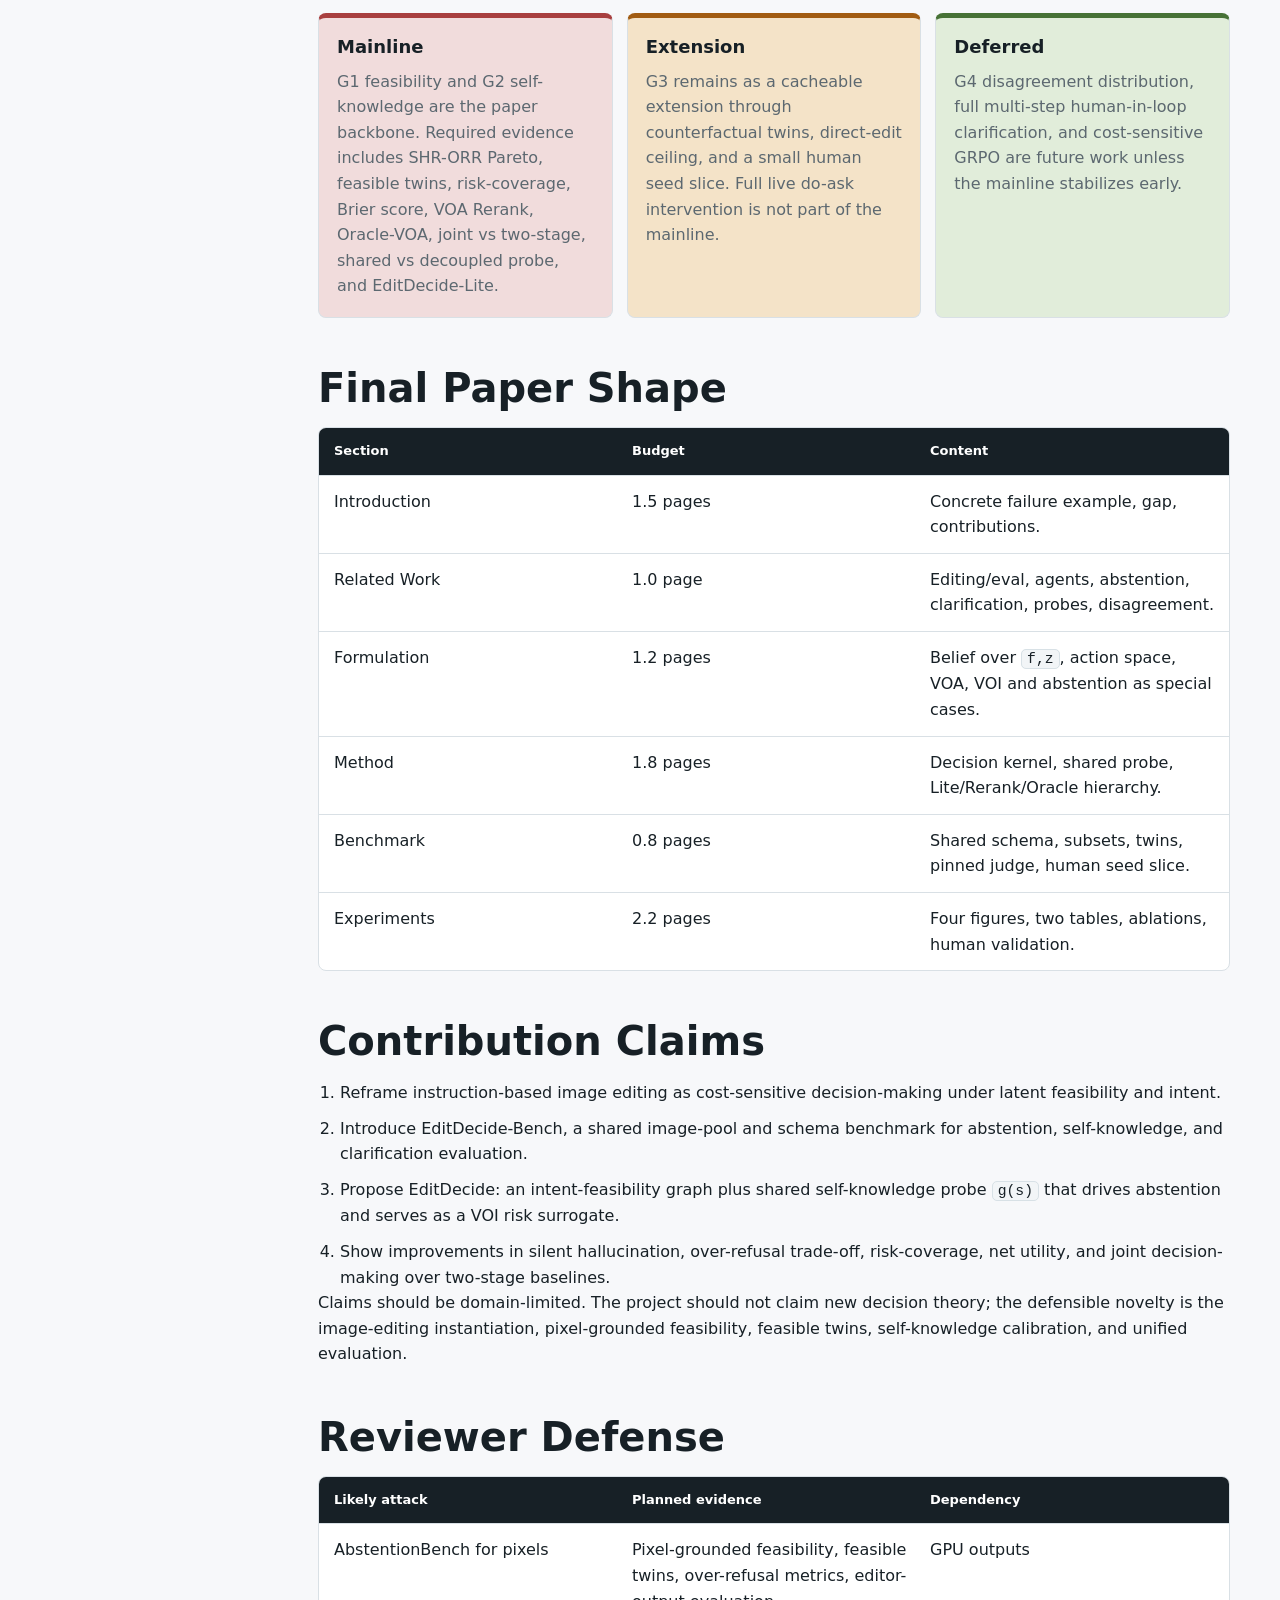
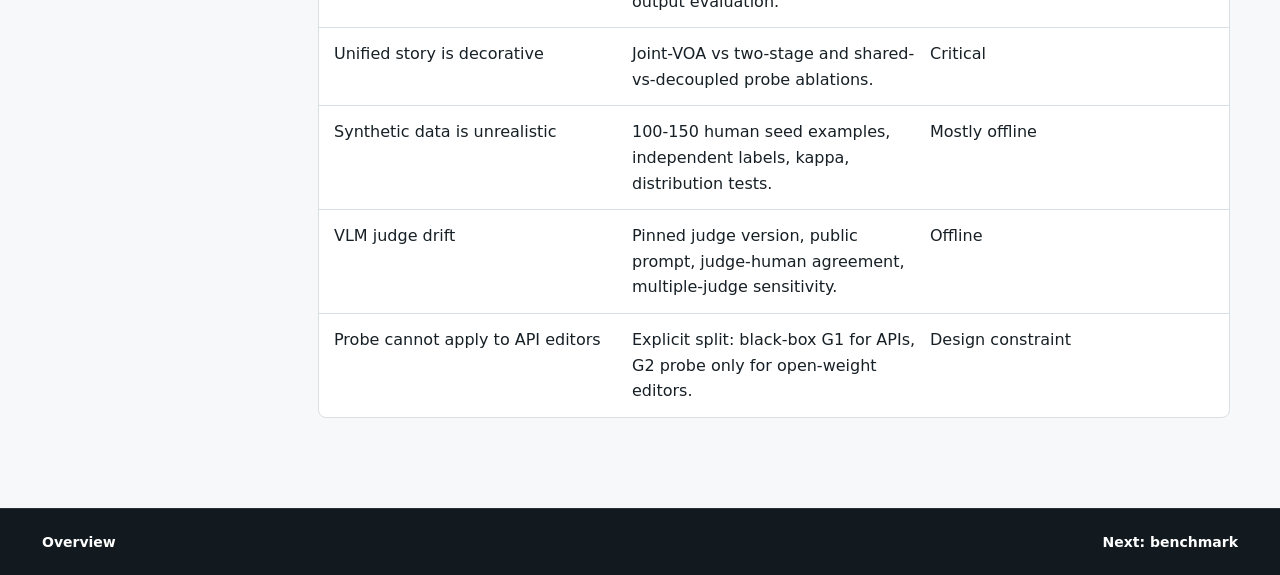
<file: proposal.html>
<!doctype html>
<html lang="en">
  <head>
    <meta charset="utf-8" />
    <meta name="viewport" content="width=device-width, initial-scale=1" />
    <title>Proposal · EditDecide</title>
    <meta name="description" content="EditDecide project proposal and research framing." />
    <link rel="stylesheet" href="styles.css" />
  </head>
  <body>
    <header class="site-header">
      <a class="brand" href="index.html"><span class="brand-mark">ED</span><span><strong>EditDecide</strong><small>Project docs</small></span></a>
      <button class="menu-button" type="button" aria-label="Toggle navigation" aria-expanded="false"><span></span><span></span><span></span></button>
      <nav class="site-nav" aria-label="Primary navigation">
        <a href="index.html">Overview</a><a class="active" href="proposal.html">Proposal</a><a href="benchmark.html">Benchmark</a><a href="schema.html">Schema</a><a href="method.html">Method</a><a href="execution.html">Execution</a>
      </nav>
    </header>
    <main class="doc-layout">
      <aside class="toc">
        <a href="#motivation">Motivation</a>
        <a href="#questions">Research Questions</a>
        <a href="#scope">Scope Lock</a>
        <a href="#paper">Paper Shape</a>
        <a href="#claims">Claims</a>
        <a href="#defense">Reviewer Defense</a>
      </aside>
      <article class="doc">
        <p class="eyebrow">Proposal</p>
        <h1>Project framing and paper proposal</h1>
        <p class="lead">
          EditDecide reframes instruction-guided image editing from a pure generation problem into
          a cost-sensitive decision problem under latent feasibility <code>f</code> and intent
          <code>z</code>. The editor should decide whether it should act before producing an image.
        </p>

        <section id="motivation">
          <h2>Motivation</h2>
          <p>Current instruction-based editors typically assume that the user request is executable, the intent is clear, and the correct edit is unique. In real use these assumptions fail systematically.</p>
          <div class="matrix">
            <div class="row head"><span>Gap</span><span>Failed assumption</span><span>Bad behavior</span><span>Expected behavior</span></div>
            <div class="row"><span>G1 feasibility</span><span>The request is executable</span><span>Silently edits an impossible or false-premise instruction</span><span>ABSTAIN, FLAG, or explain</span></div>
            <div class="row"><span>G2 self-knowledge</span><span>The editor can safely attempt the edit</span><span>Commits despite knowing signals of likely failure</span><span>Calibrated failure confidence and selective editing</span></div>
            <div class="row"><span>G3 clarification</span><span>User intent is clear</span><span>Blindly guesses the target, operation, degree, or region</span><span>ASK, CONFIRM, or REQUEST_MASK</span></div>
            <div class="row"><span>G4 disagreement</span><span>There is only one correct output</span><span>Collapses legal alternatives into one mode</span><span>Evaluate valid edit distributions</span></div>
          </div>
          <p>The unified insight is that G1-G4 are different regions of the same belief-space decision problem. When feasibility is unlikely, refuse or flag. When feasibility is high but intent is uncertain, ask or request spatial input. When risk is low, edit.</p>
        </section>

        <section id="questions">
          <h2>Research Questions</h2>
          <ul class="rich-list">
            <li><strong>RQ-G1:</strong> Can editors correctly reject infeasible, contradictory, false-premise, ill-posed, or unsafe edits without over-refusing feasible twins?</li>
            <li><strong>RQ-G2:</strong> Can editor failure be predicted from internal or pre-generation signals, and does a calibrated probe improve risk-coverage?</li>
            <li><strong>RQ-G3:</strong> Does clarification reduce edit risk after subtracting user cost, and when is a mask better than language?</li>
            <li><strong>RQ-G4:</strong> Do editors collapse valid multi-solution requests, and can distributional scoring better match human acceptability?</li>
            <li><strong>RQ-Unified:</strong> Does a joint value-of-action policy beat a two-stage filter-then-ask pipeline?</li>
          </ul>
        </section>

        <section id="scope">
          <h2>Scope Lock</h2>
          <div class="three-col">
            <article class="status must"><h3>Mainline</h3><p>G1 feasibility and G2 self-knowledge are the paper backbone. Required evidence includes SHR-ORR Pareto, feasible twins, risk-coverage, Brier score, VOA Rerank, Oracle-VOA, joint vs two-stage, shared vs decoupled probe, and EditDecide-Lite.</p></article>
            <article class="status stretch"><h3>Extension</h3><p>G3 remains as a cacheable extension through counterfactual twins, direct-edit ceiling, and a small human seed slice. Full live do-ask intervention is not part of the mainline.</p></article>
            <article class="status later"><h3>Deferred</h3><p>G4 disagreement distribution, full multi-step human-in-loop clarification, and cost-sensitive GRPO are future work unless the mainline stabilizes early.</p></article>
          </div>
        </section>

        <section id="paper">
          <h2>Final Paper Shape</h2>
          <div class="matrix compact">
            <div class="row head"><span>Section</span><span>Budget</span><span>Content</span></div>
            <div class="row"><span>Introduction</span><span>1.5 pages</span><span>Concrete failure example, gap, contributions.</span></div>
            <div class="row"><span>Related Work</span><span>1.0 page</span><span>Editing/eval, agents, abstention, clarification, probes, disagreement.</span></div>
            <div class="row"><span>Formulation</span><span>1.2 pages</span><span>Belief over <code>f,z</code>, action space, VOA, VOI and abstention as special cases.</span></div>
            <div class="row"><span>Method</span><span>1.8 pages</span><span>Decision kernel, shared probe, Lite/Rerank/Oracle hierarchy.</span></div>
            <div class="row"><span>Benchmark</span><span>0.8 pages</span><span>Shared schema, subsets, twins, pinned judge, human seed slice.</span></div>
            <div class="row"><span>Experiments</span><span>2.2 pages</span><span>Four figures, two tables, ablations, human validation.</span></div>
          </div>
        </section>

        <section id="claims">
          <h2>Contribution Claims</h2>
          <ol class="rich-list">
            <li>Reframe instruction-based image editing as cost-sensitive decision-making under latent feasibility and intent.</li>
            <li>Introduce EditDecide-Bench, a shared image-pool and schema benchmark for abstention, self-knowledge, and clarification evaluation.</li>
            <li>Propose EditDecide: an intent-feasibility graph plus shared self-knowledge probe <code>g(s)</code> that drives abstention and serves as a VOI risk surrogate.</li>
            <li>Show improvements in silent hallucination, over-refusal trade-off, risk-coverage, net utility, and joint decision-making over two-stage baselines.</li>
          </ol>
          <p>Claims should be domain-limited. The project should not claim new decision theory; the defensible novelty is the image-editing instantiation, pixel-grounded feasibility, feasible twins, self-knowledge calibration, and unified evaluation.</p>
        </section>

        <section id="defense">
          <h2>Reviewer Defense</h2>
          <div class="matrix">
            <div class="row head"><span>Likely attack</span><span>Planned evidence</span><span>Dependency</span></div>
            <div class="row"><span>AbstentionBench for pixels</span><span>Pixel-grounded feasibility, feasible twins, over-refusal metrics, editor-output evaluation.</span><span>GPU outputs</span></div>
            <div class="row"><span>Unified story is decorative</span><span>Joint-VOA vs two-stage and shared-vs-decoupled probe ablations.</span><span>Critical</span></div>
            <div class="row"><span>Synthetic data is unrealistic</span><span>100-150 human seed examples, independent labels, kappa, distribution tests.</span><span>Mostly offline</span></div>
            <div class="row"><span>VLM judge drift</span><span>Pinned judge version, public prompt, judge-human agreement, multiple-judge sensitivity.</span><span>Offline</span></div>
            <div class="row"><span>Probe cannot apply to API editors</span><span>Explicit split: black-box G1 for APIs, G2 probe only for open-weight editors.</span><span>Design constraint</span></div>
          </div>
        </section>
      </article>
    </main>
    <footer class="site-footer"><a href="index.html">Overview</a><a href="benchmark.html">Next: benchmark</a></footer>
    <script src="script.js"></script>
  </body>
</html>
</file>
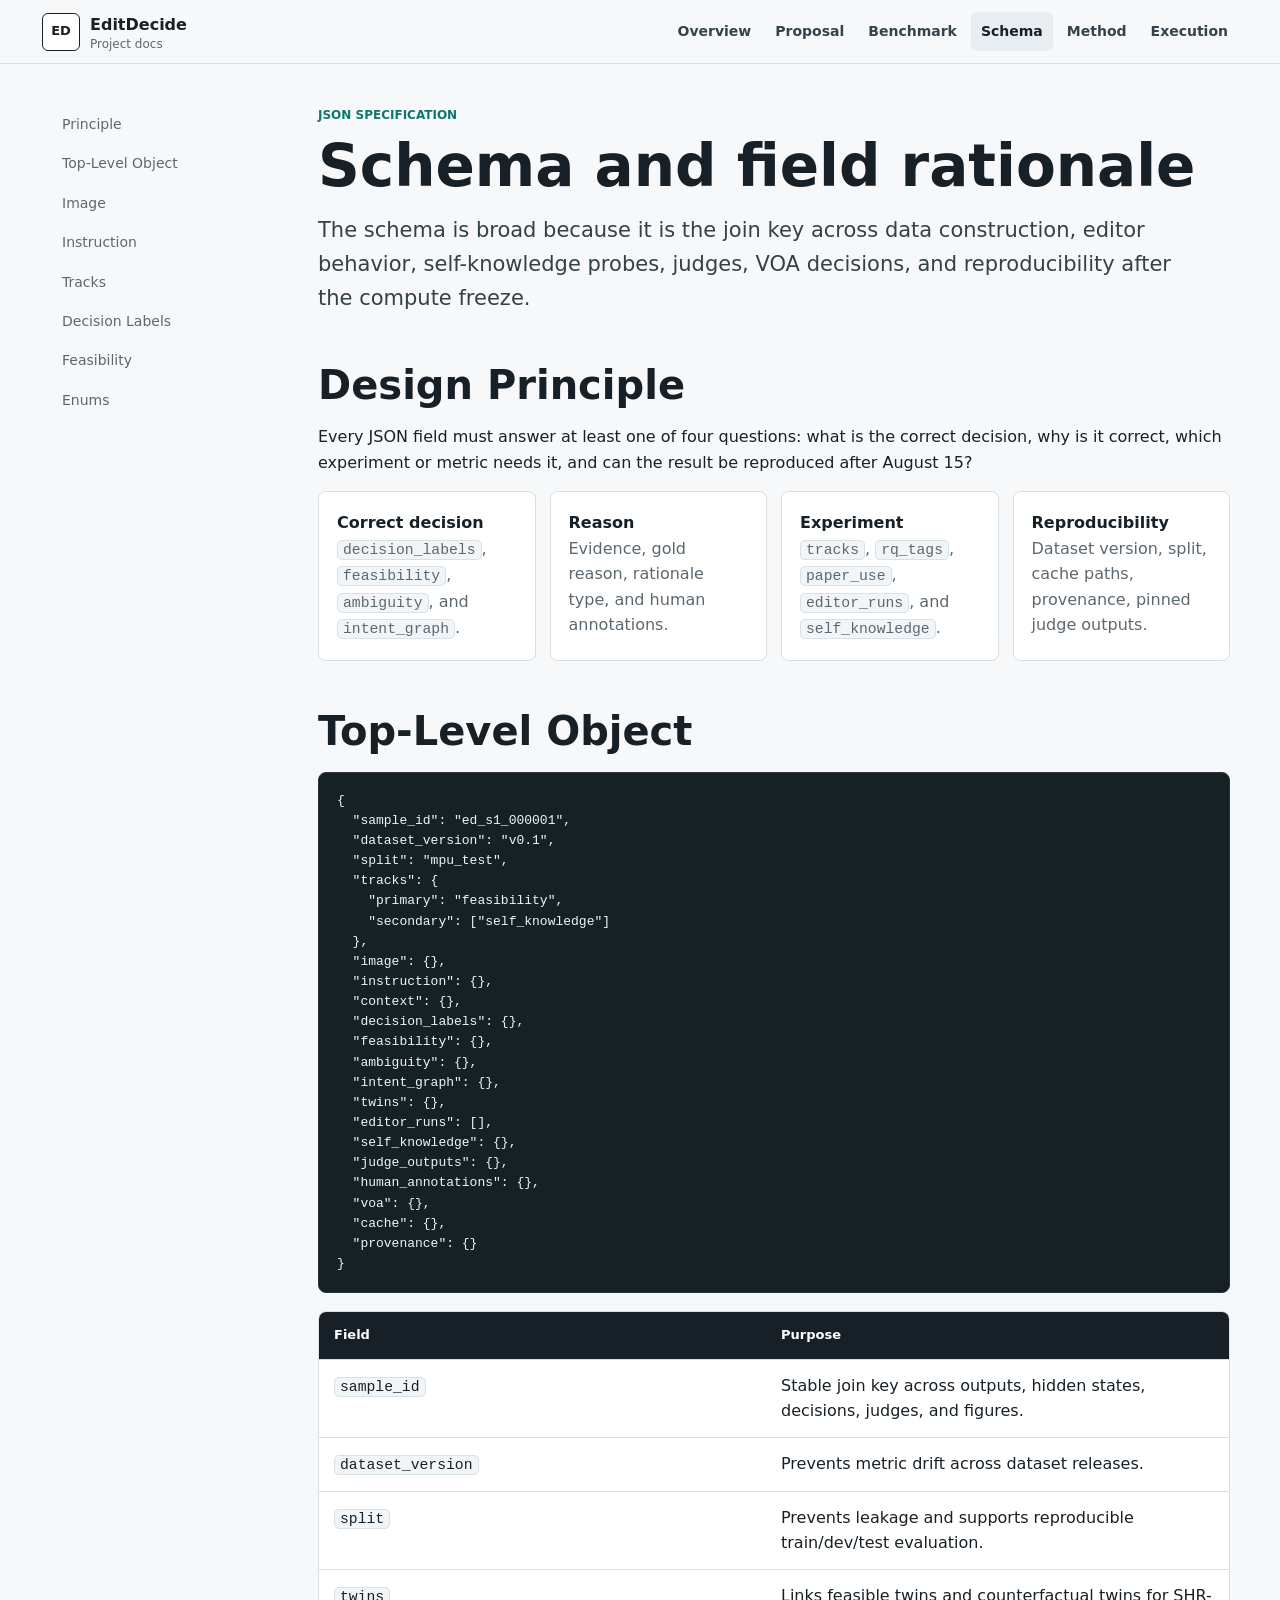
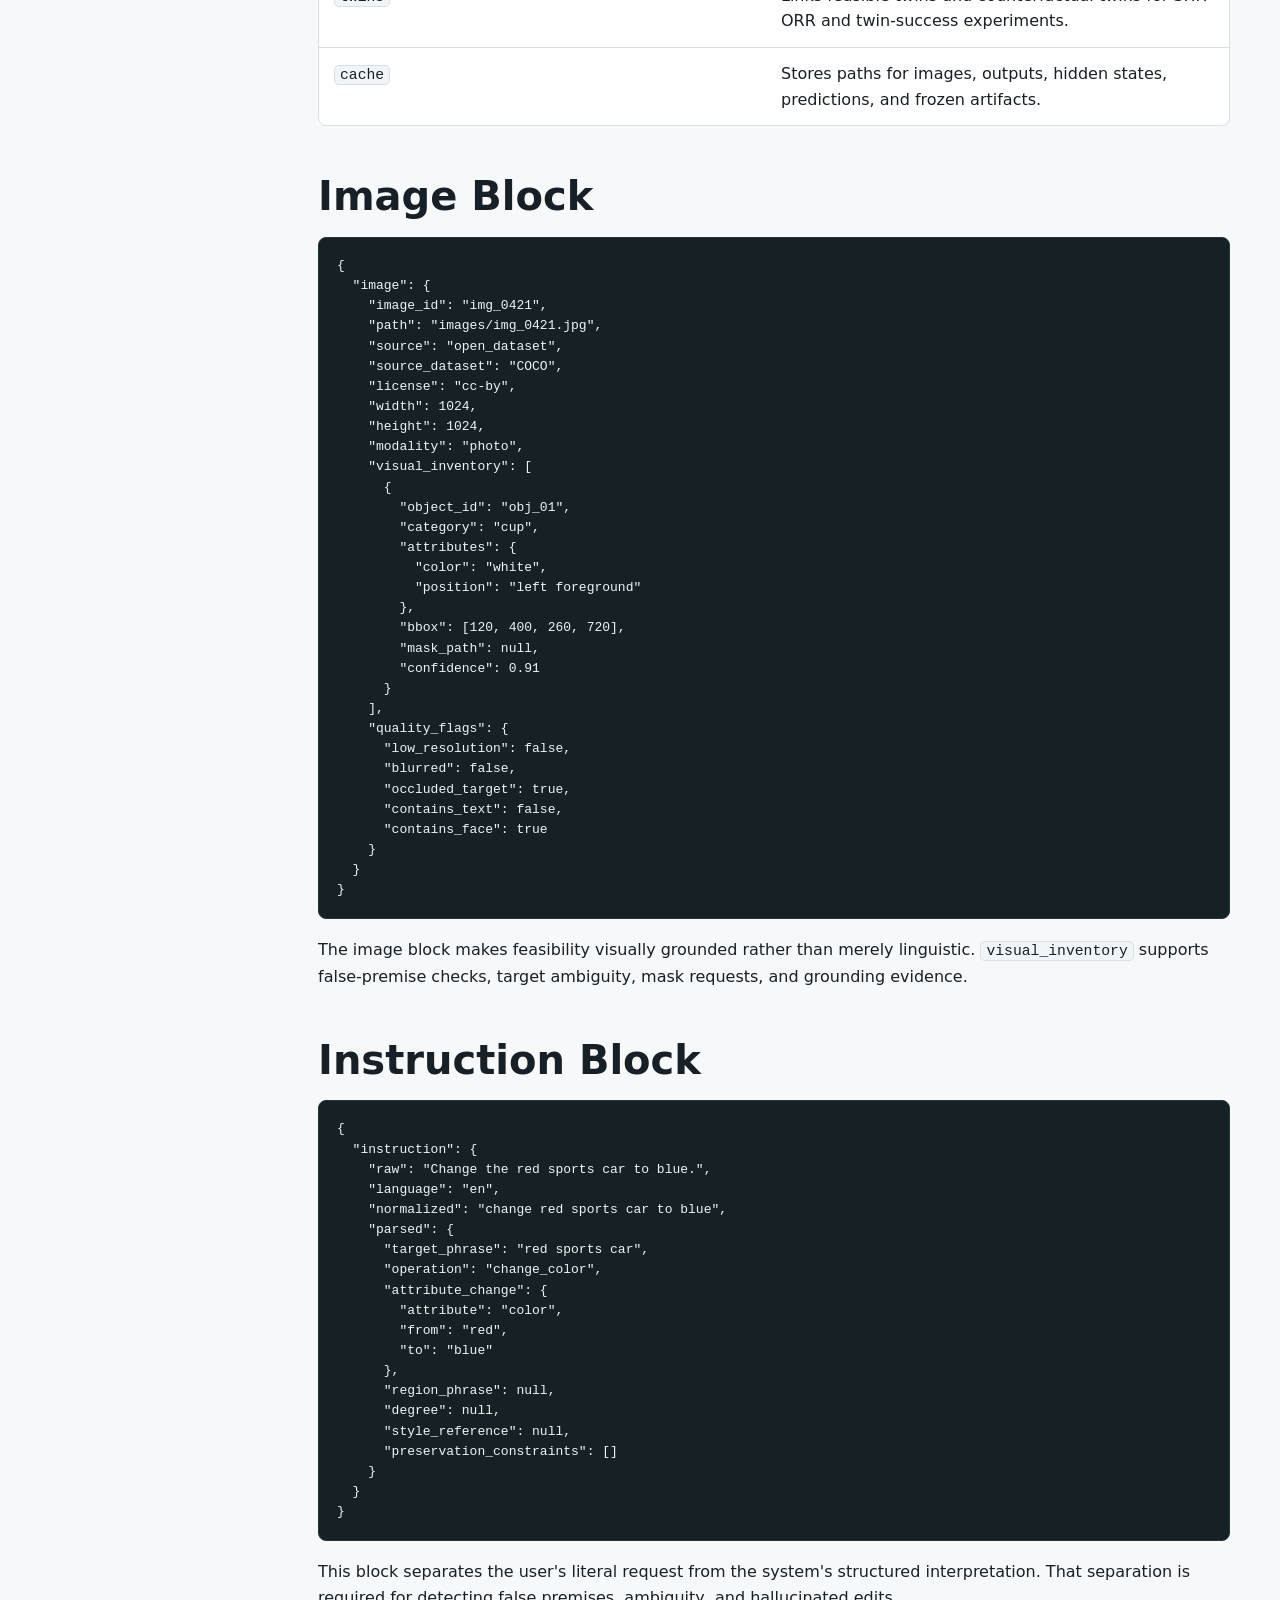
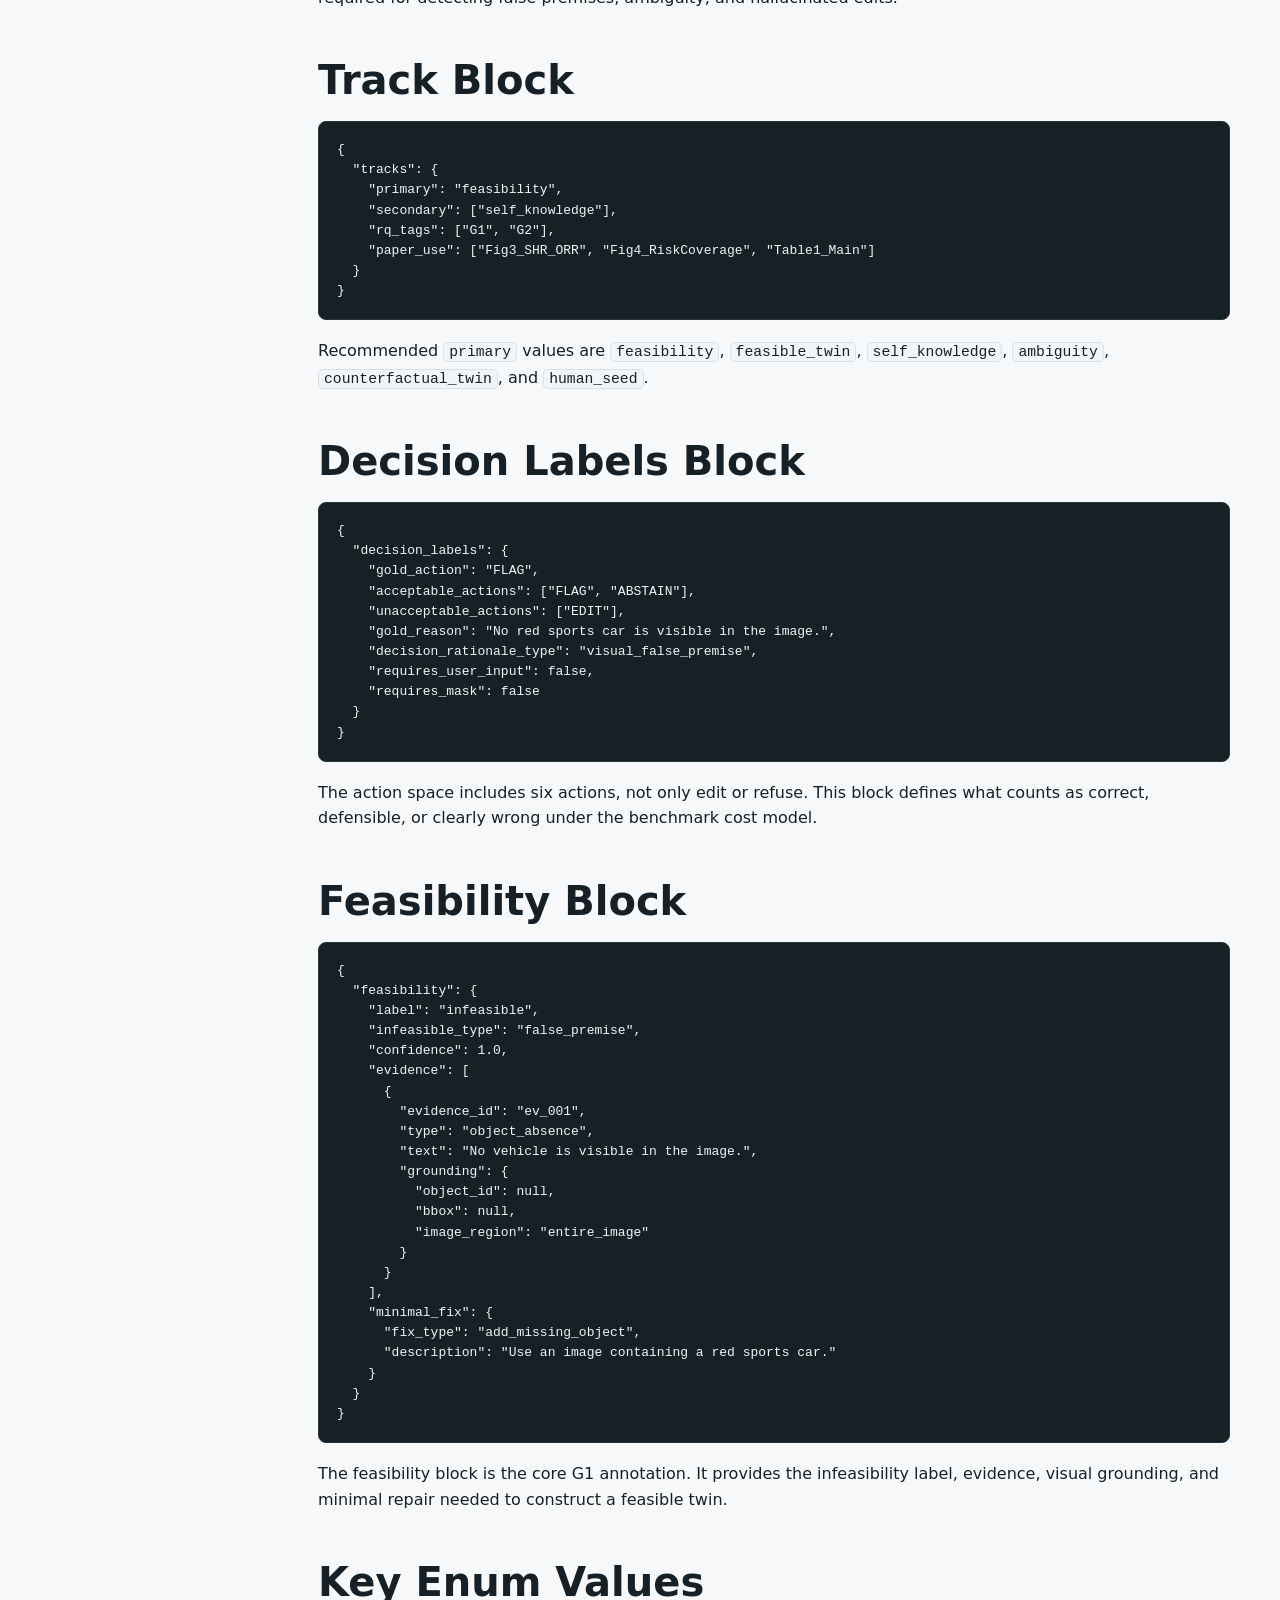
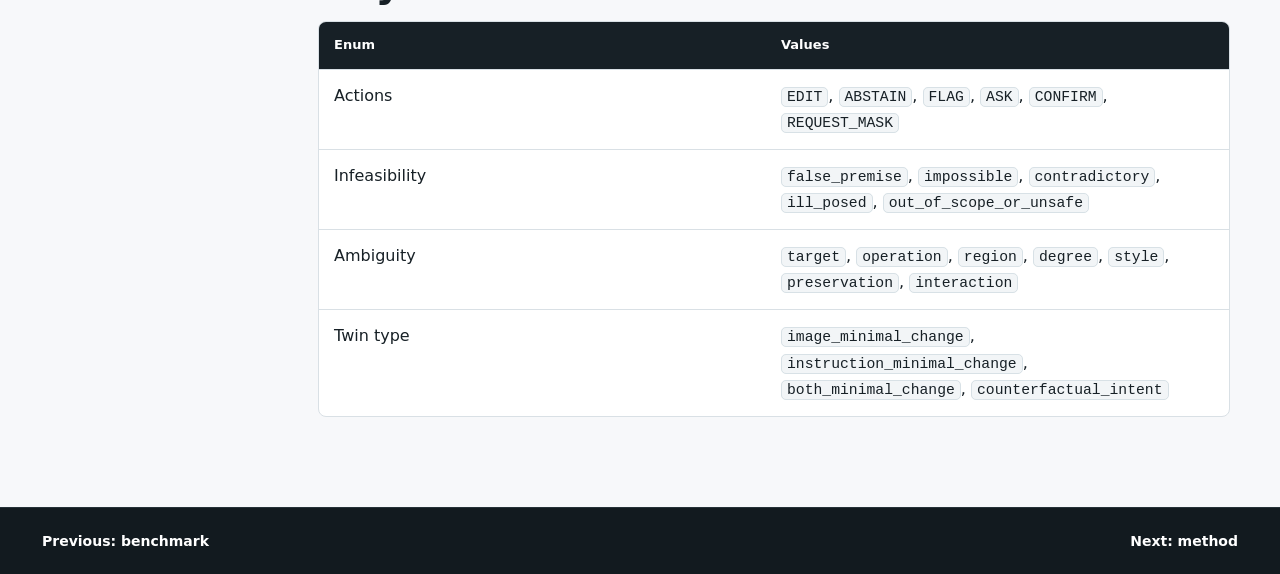
<file: schema.html>
<!doctype html>
<html lang="en">
  <head>
    <meta charset="utf-8" />
    <meta name="viewport" content="width=device-width, initial-scale=1" />
    <title>Schema · EditDecide</title>
    <meta name="description" content="EditDecide JSON schema and field rationale." />
    <link rel="stylesheet" href="styles.css" />
  </head>
  <body>
    <header class="site-header">
      <a class="brand" href="index.html"><span class="brand-mark">ED</span><span><strong>EditDecide</strong><small>Project docs</small></span></a>
      <button class="menu-button" type="button" aria-label="Toggle navigation" aria-expanded="false"><span></span><span></span><span></span></button>
      <nav class="site-nav" aria-label="Primary navigation">
        <a href="index.html">Overview</a><a href="proposal.html">Proposal</a><a href="benchmark.html">Benchmark</a><a class="active" href="schema.html">Schema</a><a href="method.html">Method</a><a href="execution.html">Execution</a>
      </nav>
    </header>
    <main class="doc-layout">
      <aside class="toc">
        <a href="#principle">Principle</a><a href="#object">Top-Level Object</a><a href="#image">Image</a><a href="#instruction">Instruction</a><a href="#tracks">Tracks</a><a href="#decision">Decision Labels</a><a href="#feasibility">Feasibility</a><a href="#values">Enums</a>
      </aside>
      <article class="doc">
        <p class="eyebrow">JSON Specification</p>
        <h1>Schema and field rationale</h1>
        <p class="lead">The schema is broad because it is the join key across data construction, editor behavior, self-knowledge probes, judges, VOA decisions, and reproducibility after the compute freeze.</p>

        <section id="principle">
          <h2>Design Principle</h2>
          <p>Every JSON field must answer at least one of four questions: what is the correct decision, why is it correct, which experiment or metric needs it, and can the result be reproduced after August 15?</p>
          <div class="formula-grid">
            <article><strong>Correct decision</strong><p><code>decision_labels</code>, <code>feasibility</code>, <code>ambiguity</code>, and <code>intent_graph</code>.</p></article>
            <article><strong>Reason</strong><p>Evidence, gold reason, rationale type, and human annotations.</p></article>
            <article><strong>Experiment</strong><p><code>tracks</code>, <code>rq_tags</code>, <code>paper_use</code>, <code>editor_runs</code>, and <code>self_knowledge</code>.</p></article>
            <article><strong>Reproducibility</strong><p>Dataset version, split, cache paths, provenance, pinned judge outputs.</p></article>
          </div>
        </section>

        <section id="object">
          <h2>Top-Level Object</h2>
          <pre><code>{
  "sample_id": "ed_s1_000001",
  "dataset_version": "v0.1",
  "split": "mpu_test",
  "tracks": {
    "primary": "feasibility",
    "secondary": ["self_knowledge"]
  },
  "image": {},
  "instruction": {},
  "context": {},
  "decision_labels": {},
  "feasibility": {},
  "ambiguity": {},
  "intent_graph": {},
  "twins": {},
  "editor_runs": [],
  "self_knowledge": {},
  "judge_outputs": {},
  "human_annotations": {},
  "voa": {},
  "cache": {},
  "provenance": {}
}</code></pre>
          <div class="matrix compact">
            <div class="row head"><span>Field</span><span>Purpose</span></div>
            <div class="row"><span><code>sample_id</code></span><span>Stable join key across outputs, hidden states, decisions, judges, and figures.</span></div>
            <div class="row"><span><code>dataset_version</code></span><span>Prevents metric drift across dataset releases.</span></div>
            <div class="row"><span><code>split</code></span><span>Prevents leakage and supports reproducible train/dev/test evaluation.</span></div>
            <div class="row"><span><code>twins</code></span><span>Links feasible twins and counterfactual twins for SHR-ORR and twin-success experiments.</span></div>
            <div class="row"><span><code>cache</code></span><span>Stores paths for images, outputs, hidden states, predictions, and frozen artifacts.</span></div>
          </div>
        </section>

        <section id="image">
          <h2>Image Block</h2>
          <pre><code>{
  "image": {
    "image_id": "img_0421",
    "path": "images/img_0421.jpg",
    "source": "open_dataset",
    "source_dataset": "COCO",
    "license": "cc-by",
    "width": 1024,
    "height": 1024,
    "modality": "photo",
    "visual_inventory": [
      {
        "object_id": "obj_01",
        "category": "cup",
        "attributes": {
          "color": "white",
          "position": "left foreground"
        },
        "bbox": [120, 400, 260, 720],
        "mask_path": null,
        "confidence": 0.91
      }
    ],
    "quality_flags": {
      "low_resolution": false,
      "blurred": false,
      "occluded_target": true,
      "contains_text": false,
      "contains_face": true
    }
  }
}</code></pre>
          <p>The image block makes feasibility visually grounded rather than merely linguistic. <code>visual_inventory</code> supports false-premise checks, target ambiguity, mask requests, and grounding evidence.</p>
        </section>

        <section id="instruction">
          <h2>Instruction Block</h2>
          <pre><code>{
  "instruction": {
    "raw": "Change the red sports car to blue.",
    "language": "en",
    "normalized": "change red sports car to blue",
    "parsed": {
      "target_phrase": "red sports car",
      "operation": "change_color",
      "attribute_change": {
        "attribute": "color",
        "from": "red",
        "to": "blue"
      },
      "region_phrase": null,
      "degree": null,
      "style_reference": null,
      "preservation_constraints": []
    }
  }
}</code></pre>
          <p>This block separates the user's literal request from the system's structured interpretation. That separation is required for detecting false premises, ambiguity, and hallucinated edits.</p>
        </section>

        <section id="tracks">
          <h2>Track Block</h2>
          <pre><code>{
  "tracks": {
    "primary": "feasibility",
    "secondary": ["self_knowledge"],
    "rq_tags": ["G1", "G2"],
    "paper_use": ["Fig3_SHR_ORR", "Fig4_RiskCoverage", "Table1_Main"]
  }
}</code></pre>
          <p>Recommended <code>primary</code> values are <code>feasibility</code>, <code>feasible_twin</code>, <code>self_knowledge</code>, <code>ambiguity</code>, <code>counterfactual_twin</code>, and <code>human_seed</code>.</p>
        </section>

        <section id="decision">
          <h2>Decision Labels Block</h2>
          <pre><code>{
  "decision_labels": {
    "gold_action": "FLAG",
    "acceptable_actions": ["FLAG", "ABSTAIN"],
    "unacceptable_actions": ["EDIT"],
    "gold_reason": "No red sports car is visible in the image.",
    "decision_rationale_type": "visual_false_premise",
    "requires_user_input": false,
    "requires_mask": false
  }
}</code></pre>
          <p>The action space includes six actions, not only edit or refuse. This block defines what counts as correct, defensible, or clearly wrong under the benchmark cost model.</p>
        </section>

        <section id="feasibility">
          <h2>Feasibility Block</h2>
          <pre><code>{
  "feasibility": {
    "label": "infeasible",
    "infeasible_type": "false_premise",
    "confidence": 1.0,
    "evidence": [
      {
        "evidence_id": "ev_001",
        "type": "object_absence",
        "text": "No vehicle is visible in the image.",
        "grounding": {
          "object_id": null,
          "bbox": null,
          "image_region": "entire_image"
        }
      }
    ],
    "minimal_fix": {
      "fix_type": "add_missing_object",
      "description": "Use an image containing a red sports car."
    }
  }
}</code></pre>
          <p>The feasibility block is the core G1 annotation. It provides the infeasibility label, evidence, visual grounding, and minimal repair needed to construct a feasible twin.</p>
        </section>

        <section id="values">
          <h2>Key Enum Values</h2>
          <div class="matrix compact">
            <div class="row head"><span>Enum</span><span>Values</span></div>
            <div class="row"><span>Actions</span><span><code>EDIT</code>, <code>ABSTAIN</code>, <code>FLAG</code>, <code>ASK</code>, <code>CONFIRM</code>, <code>REQUEST_MASK</code></span></div>
            <div class="row"><span>Infeasibility</span><span><code>false_premise</code>, <code>impossible</code>, <code>contradictory</code>, <code>ill_posed</code>, <code>out_of_scope_or_unsafe</code></span></div>
            <div class="row"><span>Ambiguity</span><span><code>target</code>, <code>operation</code>, <code>region</code>, <code>degree</code>, <code>style</code>, <code>preservation</code>, <code>interaction</code></span></div>
            <div class="row"><span>Twin type</span><span><code>image_minimal_change</code>, <code>instruction_minimal_change</code>, <code>both_minimal_change</code>, <code>counterfactual_intent</code></span></div>
          </div>
        </section>
      </article>
    </main>
    <footer class="site-footer"><a href="benchmark.html">Previous: benchmark</a><a href="method.html">Next: method</a></footer>
    <script src="script.js"></script>
  </body>
</html>
</file>
<file: styles.css>
:root {
  --bg: #f7f8fa;
  --surface: #ffffff;
  --surface-soft: #eef2f5;
  --ink: #172026;
  --muted: #5c6870;
  --line: #d9e0e5;
  --line-strong: #bdc8d0;
  --accent: #0f766e;
  --accent-soft: #dff3ef;
  --warning: #a15c12;
  --warning-soft: #f4e3c8;
  --danger: #a83f3f;
  --danger-soft: #f1dcdc;
  --ok: #477236;
  --ok-soft: #e1edda;
  --code: #162126;
  --max: 1180px;
  --radius: 8px;
}

* {
  box-sizing: border-box;
}

html {
  scroll-behavior: smooth;
}

body {
  margin: 0;
  color: var(--ink);
  background: var(--bg);
  font-family:
    Inter, ui-sans-serif, system-ui, -apple-system, BlinkMacSystemFont, "Segoe UI",
    sans-serif;
  line-height: 1.6;
}

a {
  color: inherit;
  text-decoration: none;
}

code,
pre {
  font-family: ui-monospace, SFMono-Regular, Menlo, Monaco, Consolas, "Liberation Mono", monospace;
}

code {
  border: 1px solid #d8e1e6;
  border-radius: 5px;
  background: #f2f5f7;
  padding: 1px 5px;
  font-size: 0.92em;
}

pre {
  overflow: auto;
  margin: 18px 0;
  border: 1px solid #27343a;
  border-radius: var(--radius);
  background: var(--code);
  color: #edf6f4;
  padding: 18px;
  font-size: 13px;
  line-height: 1.55;
}

pre code {
  border: 0;
  background: transparent;
  color: inherit;
  padding: 0;
  font-size: inherit;
}

h1,
h2,
h3,
p {
  margin-top: 0;
}

h1 {
  max-width: 900px;
  margin-bottom: 18px;
  font-size: clamp(38px, 6vw, 72px);
  line-height: 1.02;
  letter-spacing: 0;
}

h2 {
  margin: 0 0 16px;
  font-size: clamp(26px, 3.4vw, 40px);
  line-height: 1.12;
  letter-spacing: 0;
}

h3 {
  margin: 0 0 10px;
  font-size: 18px;
  line-height: 1.25;
  letter-spacing: 0;
}

.site-header {
  position: sticky;
  top: 0;
  z-index: 20;
  display: flex;
  align-items: center;
  gap: 24px;
  min-height: 64px;
  border-bottom: 1px solid var(--line);
  background: rgba(247, 248, 250, 0.94);
  padding: 10px clamp(18px, 4vw, 42px);
  backdrop-filter: blur(12px);
}

.brand {
  display: inline-flex;
  align-items: center;
  gap: 10px;
  min-width: 190px;
}

.brand-mark {
  display: grid;
  width: 38px;
  height: 38px;
  place-items: center;
  border: 1px solid var(--ink);
  border-radius: 6px;
  background: var(--surface);
  font-size: 13px;
  font-weight: 850;
}

.brand strong,
.brand small {
  display: block;
}

.brand small {
  color: var(--muted);
  font-size: 12px;
  line-height: 1.1;
}

.site-nav {
  display: flex;
  align-items: center;
  gap: 4px;
  margin-left: auto;
}

.site-nav a {
  border-radius: 6px;
  color: #34434a;
  padding: 8px 10px;
  font-size: 14px;
  font-weight: 650;
}

.site-nav a:hover,
.site-nav a.active {
  background: #e7edf1;
  color: var(--ink);
}

.menu-button {
  display: none;
  width: 42px;
  height: 42px;
  margin-left: auto;
  border: 1px solid var(--line-strong);
  border-radius: 6px;
  background: var(--surface);
  padding: 9px;
}

.menu-button span {
  display: block;
  height: 2px;
  margin: 5px 0;
  background: var(--ink);
}

.hero {
  width: min(var(--max), calc(100% - 36px));
  margin: 0 auto;
  padding: clamp(54px, 8vw, 100px) 0;
}

.doc-hero {
  display: grid;
  grid-template-columns: minmax(0, 1fr) 390px;
  gap: clamp(28px, 5vw, 70px);
  align-items: start;
}

.eyebrow {
  margin-bottom: 12px;
  color: var(--accent);
  font-size: 12px;
  font-weight: 820;
  letter-spacing: 0;
  text-transform: uppercase;
}

.lead {
  max-width: 860px;
  color: #334149;
  font-size: clamp(17px, 2vw, 21px);
}

.button-row {
  display: flex;
  flex-wrap: wrap;
  gap: 10px;
  margin-top: 28px;
}

.button {
  display: inline-flex;
  align-items: center;
  min-height: 44px;
  border: 1px solid var(--line-strong);
  border-radius: 6px;
  background: var(--surface);
  padding: 10px 15px;
  font-weight: 760;
}

.button.primary {
  border-color: var(--ink);
  background: var(--ink);
  color: #fff;
}

.summary-panel {
  border: 1px solid var(--line);
  border-radius: var(--radius);
  background: var(--surface);
}

.summary-panel dl {
  margin: 0;
}

.summary-panel div {
  padding: 16px 18px;
  border-bottom: 1px solid var(--line);
}

.summary-panel div:last-child {
  border-bottom: 0;
}

.summary-panel dt {
  color: var(--muted);
  font-size: 12px;
  font-weight: 820;
  text-transform: uppercase;
}

.summary-panel dd {
  margin: 5px 0 0;
  font-weight: 720;
}

.section {
  width: min(var(--max), calc(100% - 36px));
  margin: 0 auto;
  padding: clamp(52px, 7vw, 86px) 0;
}

.band {
  width: 100%;
  max-width: none;
  border-top: 1px solid var(--line);
  border-bottom: 1px solid var(--line);
  background: var(--surface-soft);
  padding-left: max(18px, calc((100vw - var(--max)) / 2));
  padding-right: max(18px, calc((100vw - var(--max)) / 2));
}

.section-title {
  max-width: 780px;
  margin-bottom: 28px;
}

.page-grid,
.formula-grid,
.cards,
.three-col,
.pipeline {
  display: grid;
  gap: 14px;
}

.page-grid {
  grid-template-columns: repeat(5, minmax(0, 1fr));
}

.formula-grid,
.pipeline {
  grid-template-columns: repeat(4, minmax(0, 1fr));
}

.three-col {
  grid-template-columns: repeat(3, minmax(0, 1fr));
}

.cards.two {
  grid-template-columns: repeat(2, minmax(0, 1fr));
}

.page-card,
.formula-grid article,
.cards article,
.three-col article,
.pipeline article,
.layer-list article {
  border: 1px solid var(--line);
  border-radius: var(--radius);
  background: var(--surface);
  padding: 18px;
}

.page-card {
  min-height: 220px;
}

.page-card span,
.pipeline span,
.layer-list span {
  display: block;
  margin-bottom: 28px;
  color: var(--accent);
  font-size: 12px;
  font-weight: 850;
  text-transform: uppercase;
}

.page-card p,
.formula-grid p,
.cards p,
.three-col p,
.pipeline p,
.layer-list p {
  margin-bottom: 0;
  color: var(--muted);
}

.formula-grid article.accent {
  border-color: rgba(15, 118, 110, 0.35);
  background: var(--accent-soft);
}

.action-table,
.matrix {
  overflow: hidden;
  border: 1px solid var(--line);
  border-radius: var(--radius);
  background: var(--surface);
}

.row {
  display: grid;
  gap: 14px;
  align-items: start;
  border-bottom: 1px solid var(--line);
  padding: 13px 15px;
}

.row:last-child {
  border-bottom: 0;
}

.row.head {
  background: var(--ink);
  color: #fff;
  font-size: 13px;
  font-weight: 820;
}

.action-table .row {
  grid-template-columns: 170px 1fr 130px;
}

.matrix .row {
  grid-template-columns: repeat(auto-fit, minmax(170px, 1fr));
}

.doc-layout {
  display: grid;
  grid-template-columns: 220px minmax(0, 920px);
  gap: 48px;
  width: min(var(--max), calc(100% - 36px));
  margin: 0 auto;
  padding: 42px 0 90px;
}

.toc {
  position: sticky;
  top: 86px;
  align-self: start;
  display: grid;
  gap: 3px;
}

.toc a {
  border-left: 3px solid transparent;
  color: var(--muted);
  padding: 7px 9px;
  font-size: 14px;
}

.toc a:hover {
  border-left-color: var(--accent);
  color: var(--ink);
  background: #edf1f4;
}

.doc {
  min-width: 0;
}

.doc section {
  margin-top: 48px;
  scroll-margin-top: 86px;
}

.doc > .eyebrow + h1 {
  font-size: clamp(34px, 5vw, 58px);
}

.rich-list {
  margin: 0;
  padding-left: 22px;
}

.rich-list li + li {
  margin-top: 10px;
}

.layer-list {
  display: grid;
  gap: 10px;
}

.layer-list article {
  display: grid;
  grid-template-columns: 110px 190px 1fr;
  gap: 16px;
  align-items: start;
}

.status.must {
  border-top: 5px solid var(--danger);
  background: var(--danger-soft);
}

.status.stretch {
  border-top: 5px solid var(--warning);
  background: var(--warning-soft);
}

.status.later {
  border-top: 5px solid var(--ok);
  background: var(--ok-soft);
}

.timeline {
  display: grid;
  gap: 10px;
  margin: 14px 0 28px;
}

.timeline article {
  display: grid;
  grid-template-columns: 120px 1fr;
  gap: 18px;
  border-left: 4px solid var(--accent);
  border-radius: 0 var(--radius) var(--radius) 0;
  background: var(--surface);
  padding: 14px 16px;
}

.timeline span {
  font-weight: 850;
}

.timeline p {
  margin-bottom: 0;
  color: var(--muted);
}

.site-footer {
  display: flex;
  justify-content: space-between;
  gap: 20px;
  border-top: 1px solid #263238;
  background: #121a1f;
  color: #d7dee2;
  padding: 22px clamp(18px, 4vw, 42px);
  font-size: 14px;
}

.site-footer a {
  color: #fff;
  font-weight: 780;
}

@media (max-width: 1050px) {
  .doc-hero,
  .doc-layout {
    grid-template-columns: 1fr;
  }

  .toc {
    position: static;
    display: flex;
    flex-wrap: wrap;
    border-bottom: 1px solid var(--line);
    padding-bottom: 16px;
  }

  .page-grid {
    grid-template-columns: repeat(2, minmax(0, 1fr));
  }

  .formula-grid,
  .pipeline,
  .three-col {
    grid-template-columns: repeat(2, minmax(0, 1fr));
  }
}

@media (max-width: 780px) {
  .site-header {
    flex-wrap: wrap;
  }

  .menu-button {
    display: block;
  }

  .site-nav {
    display: none;
    flex-basis: 100%;
    flex-direction: column;
    align-items: stretch;
    margin-left: 0;
  }

  .site-nav.open {
    display: flex;
  }

  .page-grid,
  .formula-grid,
  .pipeline,
  .three-col,
  .cards.two {
    grid-template-columns: 1fr;
  }

  .row,
  .action-table .row,
  .matrix .row,
  .matrix.compact .row,
  .layer-list article,
  .timeline article {
    grid-template-columns: 1fr;
  }

  .row.head {
    display: none;
  }

  .site-footer {
    flex-direction: column;
  }
}
</file>
